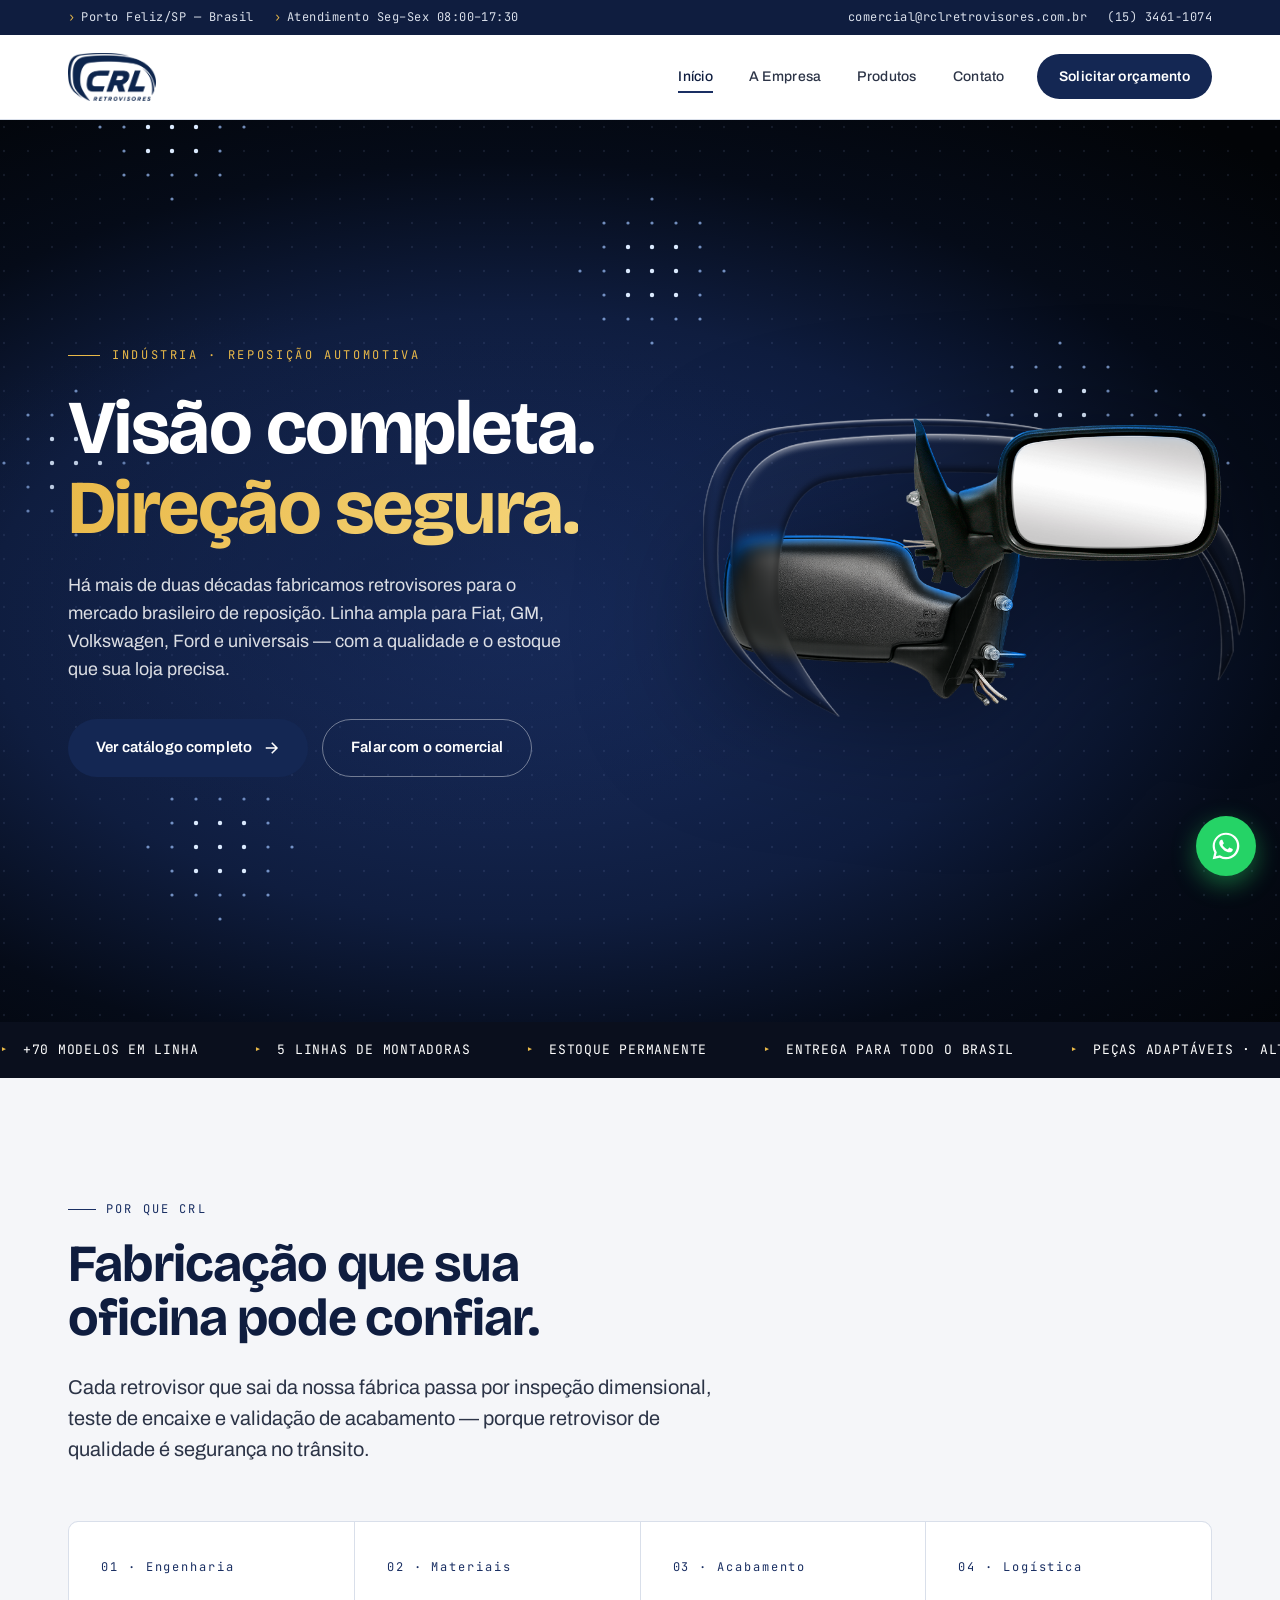
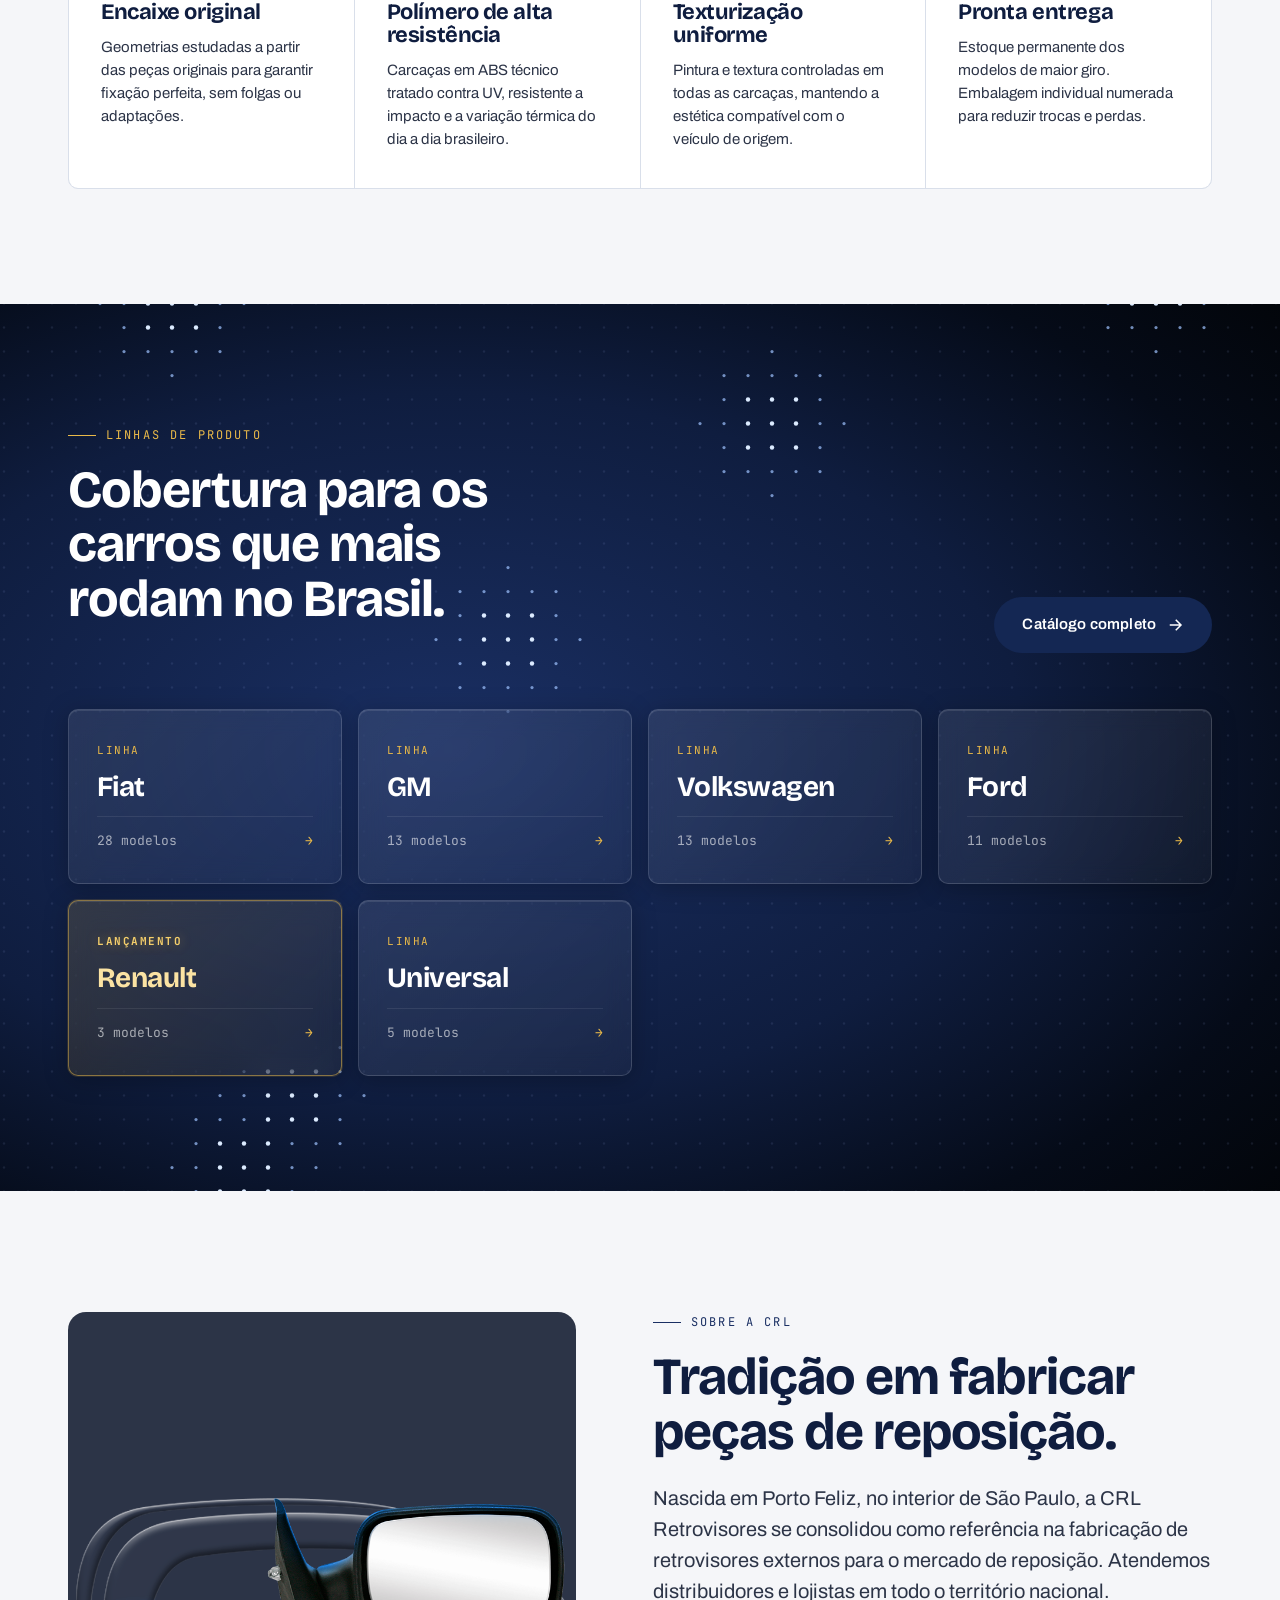
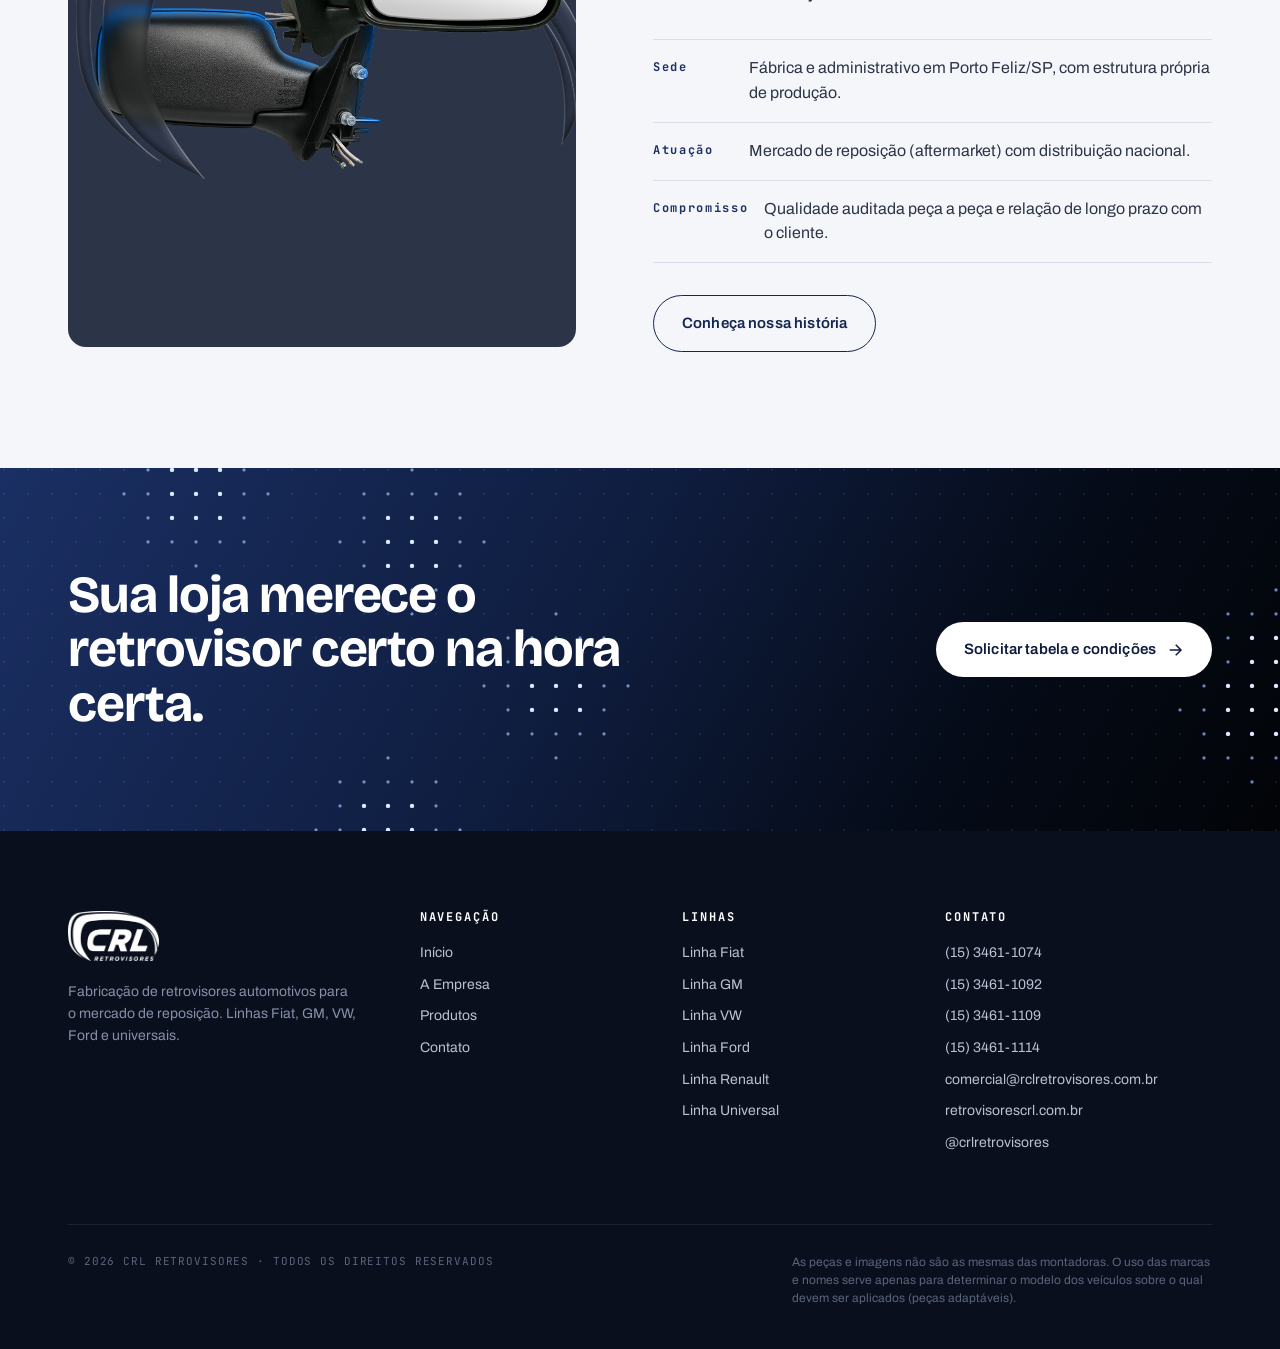
<file: index.html>
<!DOCTYPE html>
<html lang="pt-BR">
<head>
<meta charset="UTF-8" />
<meta name="viewport" content="width=device-width, initial-scale=1.0" />
<title>CRL Retrovisores — Fábrica de retrovisores automotivos</title>
<meta name="description" content="Fábrica brasileira de retrovisores automotivos para Fiat, GM, VW, Ford e linha universal. Qualidade, ampla linha e pronta entrega para o mercado de reposição." />
<link rel="preconnect" href="https://fonts.googleapis.com" />
<link rel="preconnect" href="https://fonts.gstatic.com" crossorigin />
<link href="https://fonts.googleapis.com/css2?family=Archivo:wght@400;500;600;700;800&family=Bricolage+Grotesque:opsz,wght@12..96,500;12..96,700;12..96,800&family=JetBrains+Mono:wght@400;500&display=swap" rel="stylesheet" />
<link rel="stylesheet" href="style.css" />
</head>
<body>

<!-- Topbar -->
<div class="topbar">
  <div class="topbar-inner">
    <div class="topbar-info">
      <span>Porto Feliz/SP — Brasil</span>
      <span>Atendimento Seg–Sex 08:00–17:30</span>
    </div>
    <div class="topbar-info">
      <a href="mailto:comercial@rclretrovisores.com.br">comercial@rclretrovisores.com.br</a>
      <a href="tel:+551534611074">(15) 3461-1074</a>
    </div>
  </div>
</div>

<!-- Header -->
<header class="site-header">
  <div class="header-inner">
    <a href="index.html" class="brand" aria-label="CRL Retrovisores - Início">
      <img src="logo-crl.png" alt="CRL Retrovisores" />
    </a>
    <button class="menu-toggle" aria-label="Abrir menu">
      <span></span><span></span><span></span>
    </button>
    <nav class="nav" aria-label="Navegação principal">
      <a href="index.html" class="active">Início</a>
      <a href="empresa.html">A Empresa</a>
      <a href="produtos.html">Produtos</a>
      <a href="contato.html">Contato</a>
      <a href="contato.html" class="nav-cta">Solicitar orçamento</a>
    </nav>
  </div>
</header>

<!-- Hero -->
<section class="hero">
  <div class="hero-bg" aria-hidden="true">
    <svg id="hero-dots" xmlns="http://www.w3.org/2000/svg" preserveAspectRatio="xMidYMid slice"></svg>
  </div>
  <div class="hero-inner">
    <div>
      <span class="hero-eyebrow">Indústria · Reposição automotiva</span>
      <h1>Visão completa.<br/><em>Direção segura.</em></h1>
      <p class="lead">Há mais de duas décadas fabricamos retrovisores para o mercado brasileiro de reposição. Linha ampla para Fiat, GM, Volkswagen, Ford e universais — com a qualidade e o estoque que sua loja precisa.</p>
      <div class="hero-actions">
        <a href="produtos.html" class="btn">
          Ver catálogo completo
          <svg class="arrow" viewBox="0 0 24 24" fill="none" stroke="currentColor" stroke-width="2"><path d="M5 12h14M13 5l7 7-7 7"/></svg>
        </a>
        <a href="contato.html" class="btn btn-ghost">Falar com o comercial</a>
      </div>
    </div>
    <div class="hero-visual">
      <img src="hero-mirrors.png" alt="Retrovisores CRL em destaque" />
    </div>
  </div>
</section>

<!-- Marquee numbers -->
<div class="hero-stats" aria-hidden="true">
  <div class="hero-stats-track">
    <span>+70 modelos em linha</span>
    <span>5 linhas de montadoras</span>
    <span>Estoque permanente</span>
    <span>Entrega para todo o Brasil</span>
    <span>Peças adaptáveis · alto padrão</span>
    <span>+70 modelos em linha</span>
    <span>5 linhas de montadoras</span>
    <span>Estoque permanente</span>
    <span>Entrega para todo o Brasil</span>
    <span>Peças adaptáveis · alto padrão</span>
  </div>
</div>

<!-- Diferenciais -->
<section class="section">
  <div class="container">
    <div class="reveal">
      <span class="eyebrow">Por que CRL</span>
      <h2 style="max-width:18ch;">Fabricação que sua oficina pode confiar.</h2>
      <p class="lead">Cada retrovisor que sai da nossa fábrica passa por inspeção dimensional, teste de encaixe e validação de acabamento — porque retrovisor de qualidade é segurança no trânsito.</p>
    </div>

    <div class="features-grid reveal reveal-delay-1">
      <div class="feature">
        <span class="feature-num">01 · Engenharia</span>
        <h3>Encaixe original</h3>
        <p>Geometrias estudadas a partir das peças originais para garantir fixação perfeita, sem folgas ou adaptações.</p>
      </div>
      <div class="feature">
        <span class="feature-num">02 · Materiais</span>
        <h3>Polímero de alta resistência</h3>
        <p>Carcaças em ABS técnico tratado contra UV, resistente a impacto e a variação térmica do dia a dia brasileiro.</p>
      </div>
      <div class="feature">
        <span class="feature-num">03 · Acabamento</span>
        <h3>Texturização uniforme</h3>
        <p>Pintura e textura controladas em todas as carcaças, mantendo a estética compatível com o veículo de origem.</p>
      </div>
      <div class="feature">
        <span class="feature-num">04 · Logística</span>
        <h3>Pronta entrega</h3>
        <p>Estoque permanente dos modelos de maior giro. Embalagem individual numerada para reduzir trocas e perdas.</p>
      </div>
    </div>
  </div>
</section>

<!-- Linhas -->
<section class="section linhas-section">
  <div class="hero-bg" aria-hidden="true">
    <svg xmlns="http://www.w3.org/2000/svg" preserveAspectRatio="xMidYMid slice"></svg>
  </div>
  <div class="container">
    <div style="display:flex;justify-content:space-between;align-items:end;gap:30px;flex-wrap:wrap;" class="reveal">
      <div>
        <span class="eyebrow">Linhas de produto</span>
        <h2 style="max-width:14ch;">Cobertura para os carros que mais rodam no Brasil.</h2>
      </div>
      <a href="produtos.html" class="btn">Catálogo completo
        <svg class="arrow" viewBox="0 0 24 24" fill="none" stroke="currentColor" stroke-width="2"><path d="M5 12h14M13 5l7 7-7 7"/></svg>
      </a>
    </div>

    <div class="linhas-grid reveal reveal-delay-1">
      <a href="produtos.html?marca=Fiat" class="linha-card">
        <span class="badge">Linha</span>
        <h3>Fiat</h3>
        <span class="count">28 modelos</span>
      </a>
      <a href="produtos.html?marca=GM" class="linha-card">
        <span class="badge">Linha</span>
        <h3>GM</h3>
        <span class="count">13 modelos</span>
      </a>
      <a href="produtos.html?marca=VW" class="linha-card">
        <span class="badge">Linha</span>
        <h3>Volkswagen</h3>
        <span class="count">13 modelos</span>
      </a>
      <a href="produtos.html?marca=Ford" class="linha-card">
        <span class="badge">Linha</span>
        <h3>Ford</h3>
        <span class="count">11 modelos</span>
      </a>
      <a href="produtos.html?marca=Renault" class="linha-card linha-card--launch">
        <span class="badge">Lançamento</span>
        <h3>Renault</h3>
        <span class="count">3 modelos</span>
      </a>
      <a href="produtos.html?marca=Universal" class="linha-card">
        <span class="badge">Linha</span>
        <h3>Universal</h3>
        <span class="count">5 modelos</span>
      </a>
    </div>
  </div>
</section>

<!-- About split -->
<section class="section">
  <div class="container">
    <div class="split">
      <div class="split-visual reveal">
        <img src="hero-mirrors.png" alt="Detalhe de retrovisor automotivo" />
      </div>
      <div class="split-text reveal reveal-delay-1">
        <span class="eyebrow">Sobre a CRL</span>
        <h2>Tradição em fabricar peças de reposição.</h2>
        <p class="lead">Nascida em Porto Feliz, no interior de São Paulo, a CRL Retrovisores se consolidou como referência na fabricação de retrovisores externos para o mercado de reposição. Atendemos distribuidores e lojistas em todo o território nacional.</p>
        <ul>
          <li><strong>Sede</strong><span>Fábrica e administrativo em Porto Feliz/SP, com estrutura própria de produção.</span></li>
          <li><strong>Atuação</strong><span>Mercado de reposição (aftermarket) com distribuição nacional.</span></li>
          <li><strong>Compromisso</strong><span>Qualidade auditada peça a peça e relação de longo prazo com o cliente.</span></li>
        </ul>
        <a href="empresa.html" class="btn btn-ghost" style="margin-top:32px;">Conheça nossa história</a>
      </div>
    </div>
  </div>
</section>

<!-- CTA strip -->
<section class="cta-strip">
  <div class="hero-bg" aria-hidden="true">
    <svg xmlns="http://www.w3.org/2000/svg" preserveAspectRatio="xMidYMid slice"></svg>
  </div>
  <div class="cta-strip-inner">
    <h2>Sua loja merece o retrovisor certo na hora certa.</h2>
    <a href="contato.html" class="btn">
      Solicitar tabela e condições
      <svg class="arrow" viewBox="0 0 24 24" fill="none" stroke="currentColor" stroke-width="2"><path d="M5 12h14M13 5l7 7-7 7"/></svg>
    </a>
  </div>
</section>

<!-- Footer -->
<footer>
  <div class="footer-inner">
    <div class="footer-grid">
      <div class="footer-brand">
        <img src="logo-crl-white.png" alt="CRL Retrovisores" />
        <p>Fabricação de retrovisores automotivos para o mercado de reposição. Linhas Fiat, GM, VW, Ford e universais.</p>
      </div>
      <div class="footer-col">
        <h4>Navegação</h4>
        <ul>
          <li><a href="index.html">Início</a></li>
          <li><a href="empresa.html">A Empresa</a></li>
          <li><a href="produtos.html">Produtos</a></li>
          <li><a href="contato.html">Contato</a></li>
        </ul>
      </div>
      <div class="footer-col">
        <h4>Linhas</h4>
        <ul>
          <li><a href="produtos.html?marca=Fiat">Linha Fiat</a></li>
          <li><a href="produtos.html?marca=GM">Linha GM</a></li>
          <li><a href="produtos.html?marca=VW">Linha VW</a></li>
          <li><a href="produtos.html?marca=Ford">Linha Ford</a></li>
          <li><a href="produtos.html?marca=Renault">Linha Renault</a></li>
          <li><a href="produtos.html?marca=Universal">Linha Universal</a></li>
        </ul>
      </div>
      <div class="footer-col">
        <h4>Contato</h4>
        <ul>
          <li><a href="tel:+551534611074">(15) 3461-1074</a></li>
          <li><a href="tel:+551534611092">(15) 3461-1092</a></li>
          <li><a href="tel:+551534611109">(15) 3461-1109</a></li>
          <li><a href="tel:+551534611114">(15) 3461-1114</a></li>
          <li><a href="mailto:comercial@rclretrovisores.com.br">comercial@rclretrovisores.com.br</a></li>
          <li><a href="https://retrovisorescrl.com.br" target="_blank" rel="noopener">retrovisorescrl.com.br</a></li>
          <li><a href="https://instagram.com/crlretrovisores" target="_blank" rel="noopener">@crlretrovisores</a></li>
        </ul>
      </div>
    </div>
    <div class="footer-bottom">
      <span>© <span id="year">2026</span> CRL Retrovisores · Todos os direitos reservados</span>
      <p class="disclaimer">As peças e imagens não são as mesmas das montadoras. O uso das marcas e nomes serve apenas para determinar o modelo dos veículos sobre o qual devem ser aplicados (peças adaptáveis).</p>
    </div>
  </div>
</footer>

<a href="#" class="whats-float" data-whatsapp rel="noopener" aria-label="Falar no WhatsApp">
  <svg viewBox="0 0 32 32" fill="currentColor" aria-hidden="true"><path d="M16.003 2.667C8.643 2.667 2.667 8.643 2.667 16.003c0 2.349.61 4.557 1.683 6.471L2.667 29.333l7.05-1.65a13.27 13.27 0 0 0 6.286 1.601h.005c7.36 0 13.336-5.976 13.336-13.336 0-3.563-1.388-6.91-3.91-9.43-2.522-2.522-5.871-3.85-9.431-3.85zm0 24.39h-.004a11.07 11.07 0 0 1-5.638-1.544l-.404-.24-4.184.98 1-4.078-.263-.418a11.05 11.05 0 0 1-1.694-5.876c.001-6.114 4.974-11.087 11.092-11.087 2.961 0 5.745 1.155 7.838 3.252a11.014 11.014 0 0 1 3.245 7.84c-.001 6.115-4.974 11.171-11.088 11.171zm6.084-8.305c-.333-.167-1.97-.973-2.276-1.084-.305-.111-.527-.167-.749.167-.222.333-.86 1.084-1.054 1.306-.194.222-.388.25-.721.083-.333-.167-1.407-.518-2.681-1.654-.991-.884-1.66-1.976-1.854-2.309-.194-.333-.02-.514.146-.681.15-.149.333-.388.5-.583.166-.194.222-.333.333-.555.111-.222.055-.417-.028-.583-.083-.166-.749-1.806-1.026-2.474-.27-.65-.545-.561-.749-.572-.194-.01-.416-.012-.638-.012a1.224 1.224 0 0 0-.888.417c-.305.333-1.165 1.139-1.165 2.778 0 1.638 1.193 3.222 1.359 3.444.166.222 2.347 3.585 5.689 5.026.795.343 1.416.548 1.9.701.798.254 1.524.218 2.099.132.64-.096 1.97-.806 2.247-1.583.277-.778.277-1.444.194-1.583-.083-.139-.305-.222-.638-.389z"/></svg>
</a>

<script src="script.js"></script>
</body>
</html>
</file>
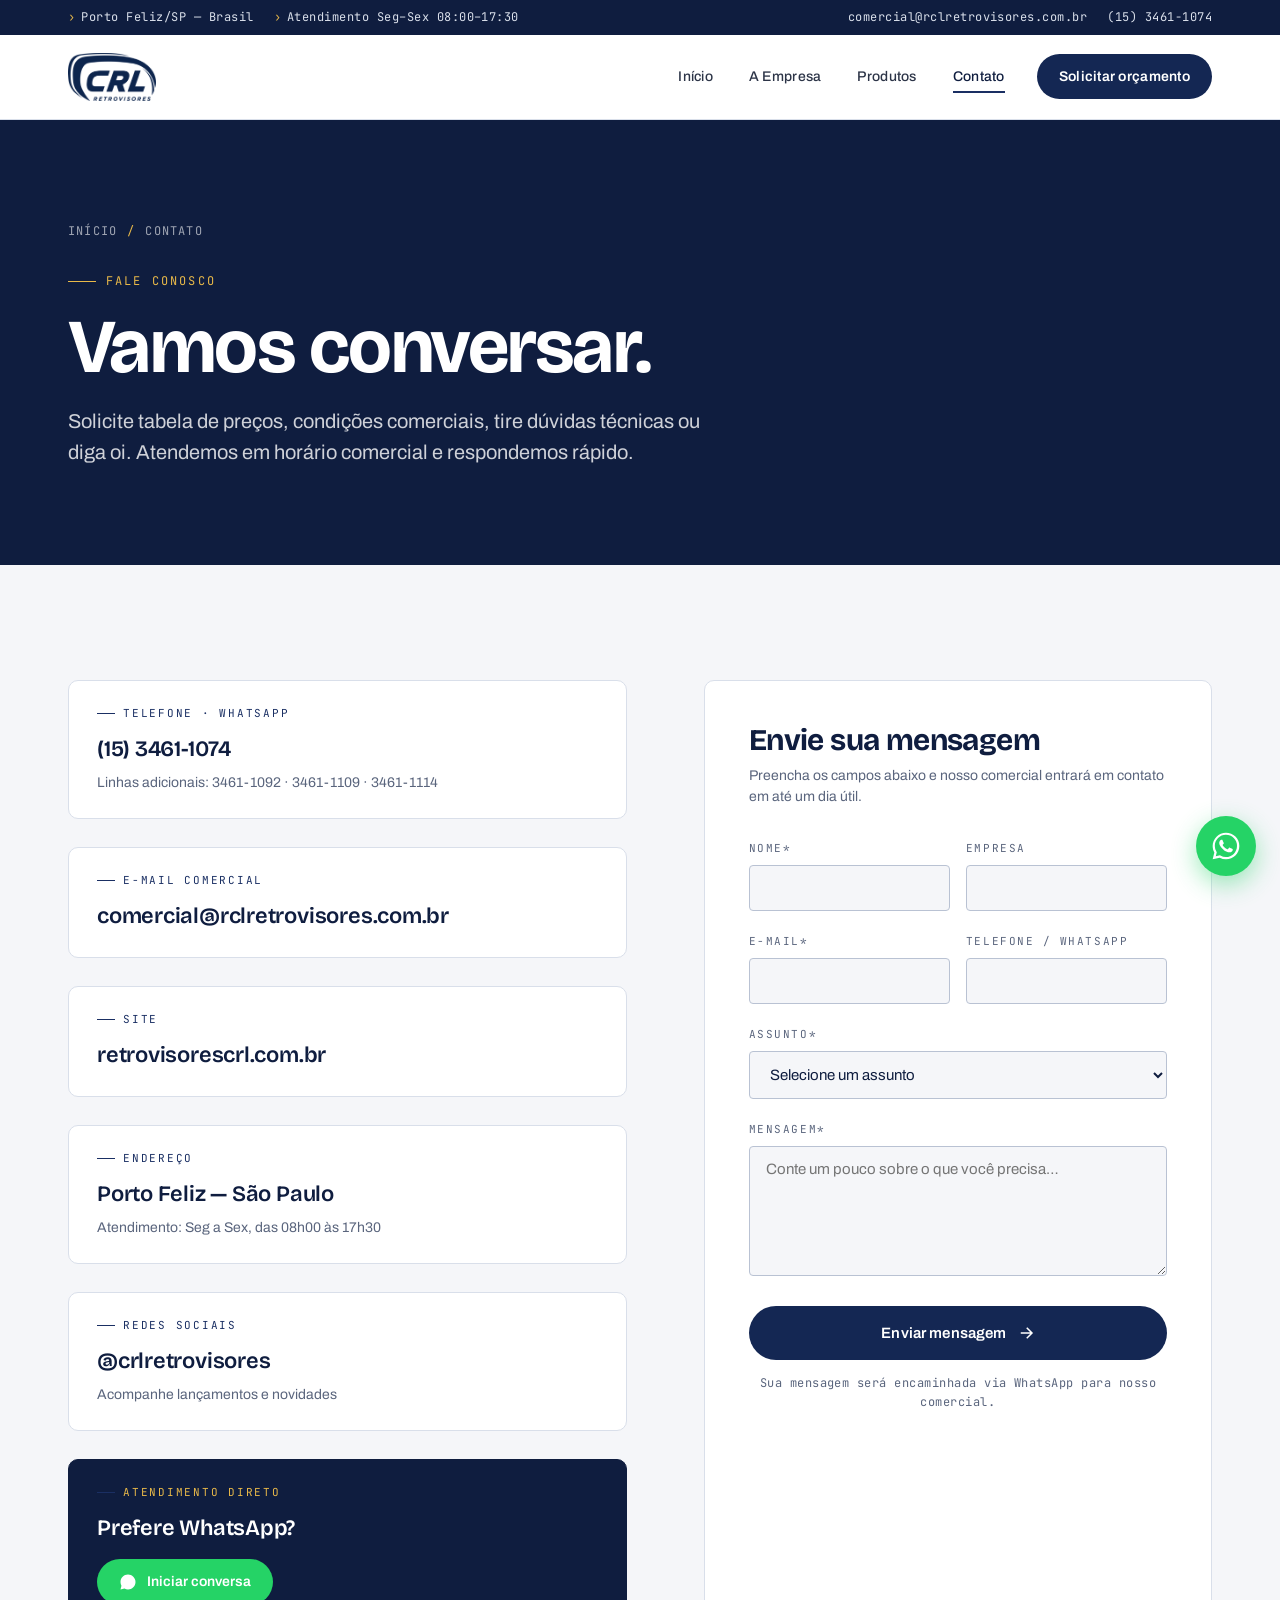
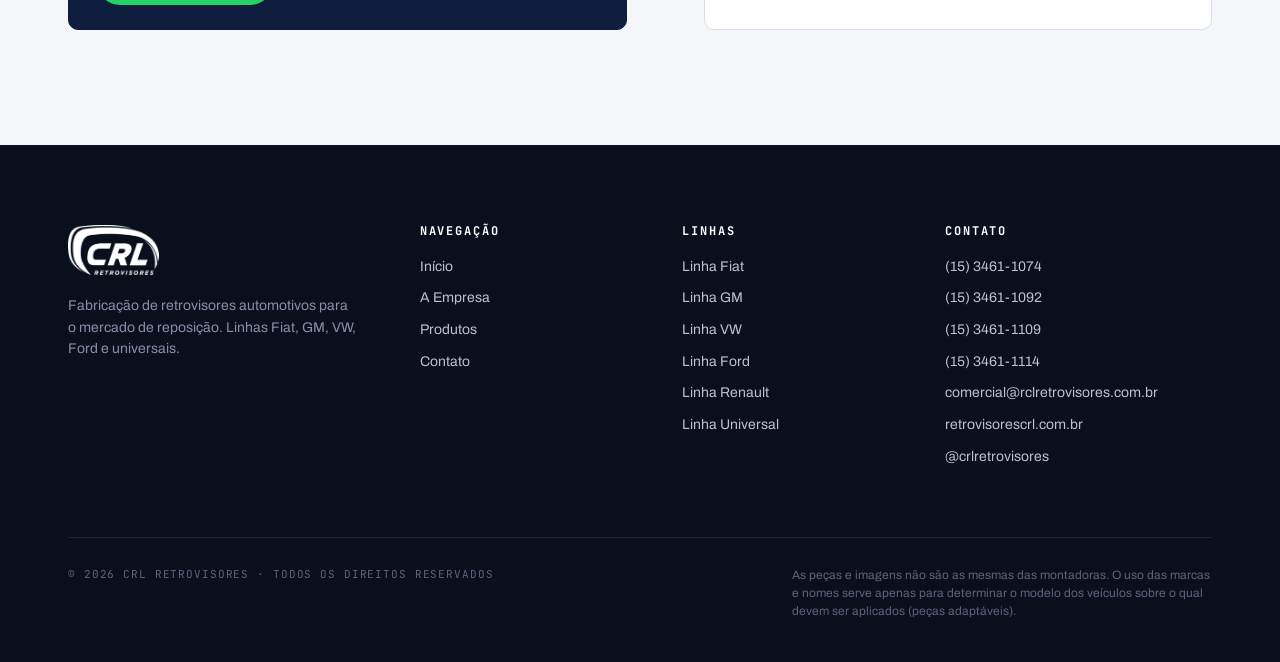
<file: contato.html>
<!DOCTYPE html>
<html lang="pt-BR">
<head>
<meta charset="UTF-8" />
<meta name="viewport" content="width=device-width, initial-scale=1.0" />
<title>Contato · CRL Retrovisores</title>
<meta name="description" content="Fale com a CRL Retrovisores. Solicite tabela, condições comerciais ou tire dúvidas técnicas. Atendimento por telefone, e-mail e WhatsApp." />
<link rel="preconnect" href="https://fonts.googleapis.com" />
<link rel="preconnect" href="https://fonts.gstatic.com" crossorigin />
<link href="https://fonts.googleapis.com/css2?family=Archivo:wght@400;500;600;700;800&family=Bricolage+Grotesque:opsz,wght@12..96,500;12..96,700;12..96,800&family=JetBrains+Mono:wght@400;500&display=swap" rel="stylesheet" />
<link rel="stylesheet" href="style.css" />
</head>
<body>

<div class="topbar">
  <div class="topbar-inner">
    <div class="topbar-info">
      <span>Porto Feliz/SP — Brasil</span>
      <span>Atendimento Seg–Sex 08:00–17:30</span>
    </div>
    <div class="topbar-info">
      <a href="mailto:comercial@rclretrovisores.com.br">comercial@rclretrovisores.com.br</a>
      <a href="tel:+551534611074">(15) 3461-1074</a>
    </div>
  </div>
</div>

<header class="site-header">
  <div class="header-inner">
    <a href="index.html" class="brand"><img src="logo-crl.png" alt="CRL Retrovisores" /></a>
    <button class="menu-toggle" aria-label="Abrir menu"><span></span><span></span><span></span></button>
    <nav class="nav">
      <a href="index.html">Início</a>
      <a href="empresa.html">A Empresa</a>
      <a href="produtos.html">Produtos</a>
      <a href="contato.html" class="active">Contato</a>
      <a href="contato.html" class="nav-cta">Solicitar orçamento</a>
    </nav>
  </div>
</header>

<section class="page-hero">
  <div class="container">
    <div class="breadcrumb"><a href="index.html">Início</a><span>/</span>Contato</div>
    <span class="eyebrow">Fale conosco</span>
    <h1 style="max-width:18ch;">Vamos conversar.</h1>
    <p class="lead" style="max-width:60ch;">Solicite tabela de preços, condições comerciais, tire dúvidas técnicas ou diga oi. Atendemos em horário comercial e respondemos rápido.</p>
  </div>
</section>

<section class="section">
  <div class="container">
    <div class="contact-grid">

      <!-- Info -->
      <div class="contact-info reveal">
        <div class="contact-block">
          <div class="label">Telefone · WhatsApp</div>
          <div class="value">
            <a href="tel:+551534611074">(15) 3461-1074</a>
            <div class="secondary">Linhas adicionais: 3461-1092 · 3461-1109 · 3461-1114</div>
          </div>
        </div>

        <div class="contact-block">
          <div class="label">E-mail comercial</div>
          <div class="value">
            <a href="mailto:comercial@rclretrovisores.com.br">comercial@rclretrovisores.com.br</a>
          </div>
        </div>

        <div class="contact-block">
          <div class="label">Site</div>
          <div class="value">
            <a href="https://retrovisorescrl.com.br" target="_blank" rel="noopener">retrovisorescrl.com.br</a>
          </div>
        </div>

        <div class="contact-block">
          <div class="label">Endereço</div>
          <div class="value">
            Porto Feliz — São Paulo
            <div class="secondary">Atendimento: Seg a Sex, das 08h00 às 17h30</div>
          </div>
        </div>

        <div class="contact-block">
          <div class="label">Redes sociais</div>
          <div class="value">
            <a href="https://instagram.com/crlretrovisores" target="_blank" rel="noopener">@crlretrovisores</a>
            <div class="secondary">Acompanhe lançamentos e novidades</div>
          </div>
        </div>

        <div class="contact-block" style="background:var(--navy-900);color:var(--white);border-color:var(--navy-900);">
          <div class="label" style="color:var(--accent);">Atendimento direto</div>
          <div class="value" style="color:var(--white);">
            Prefere WhatsApp?
            <div class="secondary" style="color:rgba(255,255,255,0.7);margin-top:14px;">
              <a href="#" data-whatsapp rel="noopener" style="display:inline-flex;align-items:center;gap:10px;background:#25d366;color:white;padding:12px 22px;border-radius:999px;font-weight:600;font-family:var(--font-sans);font-size:14px;letter-spacing:0;text-transform:none;">
                <svg width="18" height="18" viewBox="0 0 32 32" fill="currentColor"><path d="M16.003 2.667C8.643 2.667 2.667 8.643 2.667 16.003c0 2.349.61 4.557 1.683 6.471L2.667 29.333l7.05-1.65a13.27 13.27 0 0 0 6.286 1.601h.005c7.36 0 13.336-5.976 13.336-13.336 0-3.563-1.388-6.91-3.91-9.43-2.522-2.522-5.871-3.85-9.431-3.85zm6.084 16.085c-.333-.167-1.97-.973-2.276-1.084-.305-.111-.527-.167-.749.167-.222.333-.86 1.084-1.054 1.306-.194.222-.388.25-.721.083-.333-.167-1.407-.518-2.681-1.654-.991-.884-1.66-1.976-1.854-2.309-.194-.333-.02-.514.146-.681.15-.149.333-.388.5-.583.166-.194.222-.333.333-.555.111-.222.055-.417-.028-.583-.083-.166-.749-1.806-1.026-2.474-.27-.65-.545-.561-.749-.572-.194-.01-.416-.012-.638-.012a1.224 1.224 0 0 0-.888.417c-.305.333-1.165 1.139-1.165 2.778 0 1.638 1.193 3.222 1.359 3.444.166.222 2.347 3.585 5.689 5.026.795.343 1.416.548 1.9.701.798.254 1.524.218 2.099.132.64-.096 1.97-.806 2.247-1.583.277-.778.277-1.444.194-1.583-.083-.139-.305-.222-.638-.389z"/></svg>
                Iniciar conversa
              </a>
            </div>
          </div>
        </div>
      </div>

      <!-- Form -->
      <form id="contact-form" class="contact-form reveal reveal-delay-1">
        <h3 style="margin-bottom:8px;">Envie sua mensagem</h3>
        <p style="margin-bottom:32px;font-size:14px;color:var(--steel-500);">Preencha os campos abaixo e nosso comercial entrará em contato em até um dia útil.</p>

        <!-- honeypot anti-bot: invisível para humanos, ignorado por leitores de tela -->
        <input type="text" name="website" class="hp-field" tabindex="-1" autocomplete="off" aria-hidden="true" />

        <div class="form-row">
          <div class="form-group">
            <label for="nome">Nome*</label>
            <input id="nome" name="nome" type="text" required />
          </div>
          <div class="form-group">
            <label for="empresa">Empresa</label>
            <input id="empresa" name="empresa" type="text" />
          </div>
        </div>

        <div class="form-row">
          <div class="form-group">
            <label for="email">E-mail*</label>
            <input id="email" name="email" type="email" required />
          </div>
          <div class="form-group">
            <label for="telefone">Telefone / WhatsApp</label>
            <input id="telefone" name="telefone" type="tel" />
          </div>
        </div>

        <div class="form-group">
          <label for="assunto">Assunto*</label>
          <select id="assunto" name="assunto" required>
            <option value="">Selecione um assunto</option>
            <option>Solicitação de tabela e condições</option>
            <option>Dúvida sobre produto / aplicação</option>
            <option>Quero ser representante / distribuidor</option>
            <option>Pós-venda</option>
            <option>Outro</option>
          </select>
        </div>

        <div class="form-group">
          <label for="mensagem">Mensagem*</label>
          <textarea id="mensagem" name="mensagem" required placeholder="Conte um pouco sobre o que você precisa…"></textarea>
        </div>

        <button type="submit" class="btn form-submit">
          Enviar mensagem
          <svg class="arrow" viewBox="0 0 24 24" fill="none" stroke="currentColor" stroke-width="2"><path d="M5 12h14M13 5l7 7-7 7"/></svg>
        </button>
        <p class="form-note">Sua mensagem será encaminhada via WhatsApp para nosso comercial.</p>
      </form>

    </div>
  </div>
</section>

<footer>
  <div class="footer-inner">
    <div class="footer-grid">
      <div class="footer-brand">
        <img src="logo-crl-white.png" alt="CRL Retrovisores" />
        <p>Fabricação de retrovisores automotivos para o mercado de reposição. Linhas Fiat, GM, VW, Ford e universais.</p>
      </div>
      <div class="footer-col">
        <h4>Navegação</h4>
        <ul>
          <li><a href="index.html">Início</a></li>
          <li><a href="empresa.html">A Empresa</a></li>
          <li><a href="produtos.html">Produtos</a></li>
          <li><a href="contato.html">Contato</a></li>
        </ul>
      </div>
      <div class="footer-col">
        <h4>Linhas</h4>
        <ul>
          <li><a href="produtos.html?marca=Fiat">Linha Fiat</a></li>
          <li><a href="produtos.html?marca=GM">Linha GM</a></li>
          <li><a href="produtos.html?marca=VW">Linha VW</a></li>
          <li><a href="produtos.html?marca=Ford">Linha Ford</a></li>
          <li><a href="produtos.html?marca=Renault">Linha Renault</a></li>
          <li><a href="produtos.html?marca=Universal">Linha Universal</a></li>
        </ul>
      </div>
      <div class="footer-col">
        <h4>Contato</h4>
        <ul>
          <li><a href="tel:+551534611074">(15) 3461-1074</a></li>
          <li><a href="tel:+551534611092">(15) 3461-1092</a></li>
          <li><a href="tel:+551534611109">(15) 3461-1109</a></li>
          <li><a href="tel:+551534611114">(15) 3461-1114</a></li>
          <li><a href="mailto:comercial@rclretrovisores.com.br">comercial@rclretrovisores.com.br</a></li>
          <li><a href="https://retrovisorescrl.com.br" target="_blank" rel="noopener">retrovisorescrl.com.br</a></li>
          <li><a href="https://instagram.com/crlretrovisores" target="_blank" rel="noopener">@crlretrovisores</a></li>
        </ul>
      </div>
    </div>
    <div class="footer-bottom">
      <span>© <span id="year">2026</span> CRL Retrovisores · Todos os direitos reservados</span>
      <p class="disclaimer">As peças e imagens não são as mesmas das montadoras. O uso das marcas e nomes serve apenas para determinar o modelo dos veículos sobre o qual devem ser aplicados (peças adaptáveis).</p>
    </div>
  </div>
</footer>

<a href="#" class="whats-float" data-whatsapp rel="noopener" aria-label="Falar no WhatsApp">
  <svg viewBox="0 0 32 32" fill="currentColor"><path d="M16.003 2.667C8.643 2.667 2.667 8.643 2.667 16.003c0 2.349.61 4.557 1.683 6.471L2.667 29.333l7.05-1.65a13.27 13.27 0 0 0 6.286 1.601h.005c7.36 0 13.336-5.976 13.336-13.336 0-3.563-1.388-6.91-3.91-9.43-2.522-2.522-5.871-3.85-9.431-3.85zm0 24.39h-.004a11.07 11.07 0 0 1-5.638-1.544l-.404-.24-4.184.98 1-4.078-.263-.418a11.05 11.05 0 0 1-1.694-5.876c.001-6.114 4.974-11.087 11.092-11.087 2.961 0 5.745 1.155 7.838 3.252a11.014 11.014 0 0 1 3.245 7.84c-.001 6.115-4.974 11.171-11.088 11.171zm6.084-8.305c-.333-.167-1.97-.973-2.276-1.084-.305-.111-.527-.167-.749.167-.222.333-.86 1.084-1.054 1.306-.194.222-.388.25-.721.083-.333-.167-1.407-.518-2.681-1.654-.991-.884-1.66-1.976-1.854-2.309-.194-.333-.02-.514.146-.681.15-.149.333-.388.5-.583.166-.194.222-.333.333-.555.111-.222.055-.417-.028-.583-.083-.166-.749-1.806-1.026-2.474-.27-.65-.545-.561-.749-.572-.194-.01-.416-.012-.638-.012a1.224 1.224 0 0 0-.888.417c-.305.333-1.165 1.139-1.165 2.778 0 1.638 1.193 3.222 1.359 3.444.166.222 2.347 3.585 5.689 5.026.795.343 1.416.548 1.9.701.798.254 1.524.218 2.099.132.64-.096 1.97-.806 2.247-1.583.277-.778.277-1.444.194-1.583-.083-.139-.305-.222-.638-.389z"/></svg>
</a>

<script src="script.js"></script>
</body>
</html>
</file>
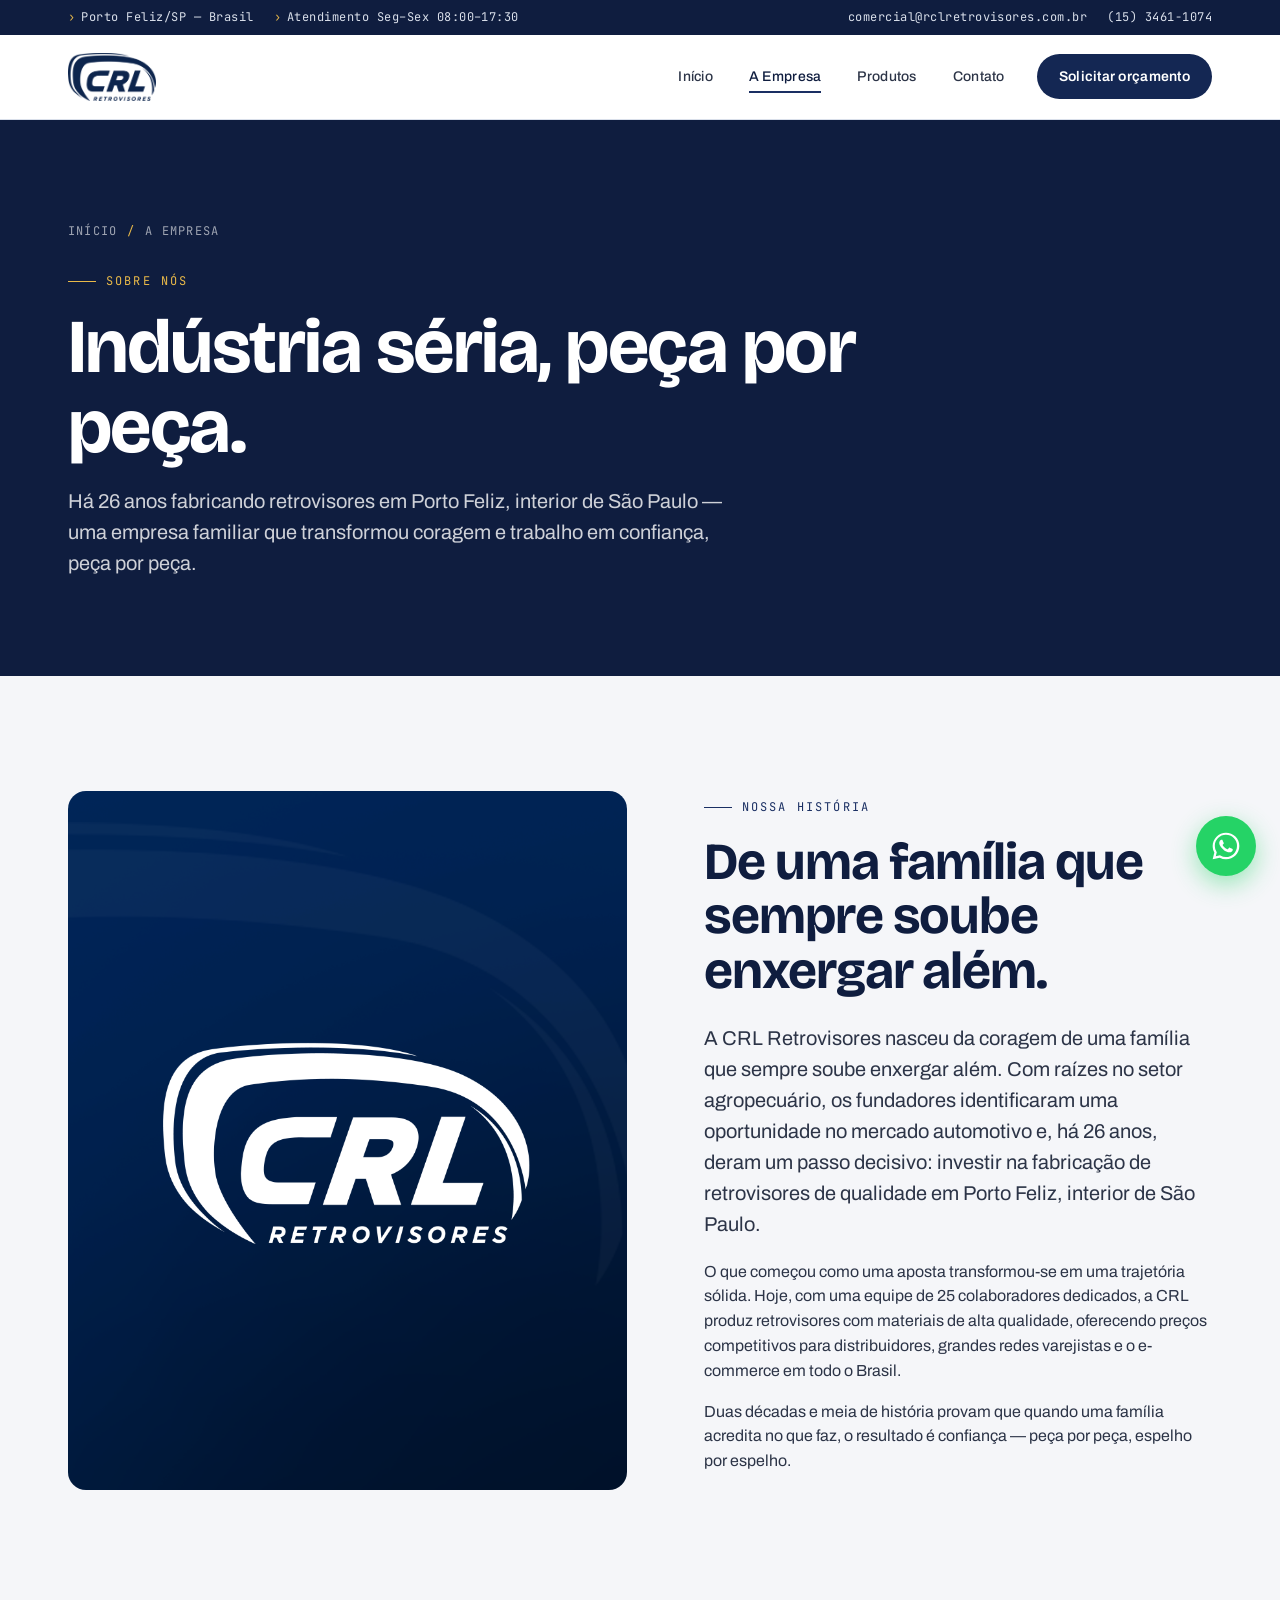
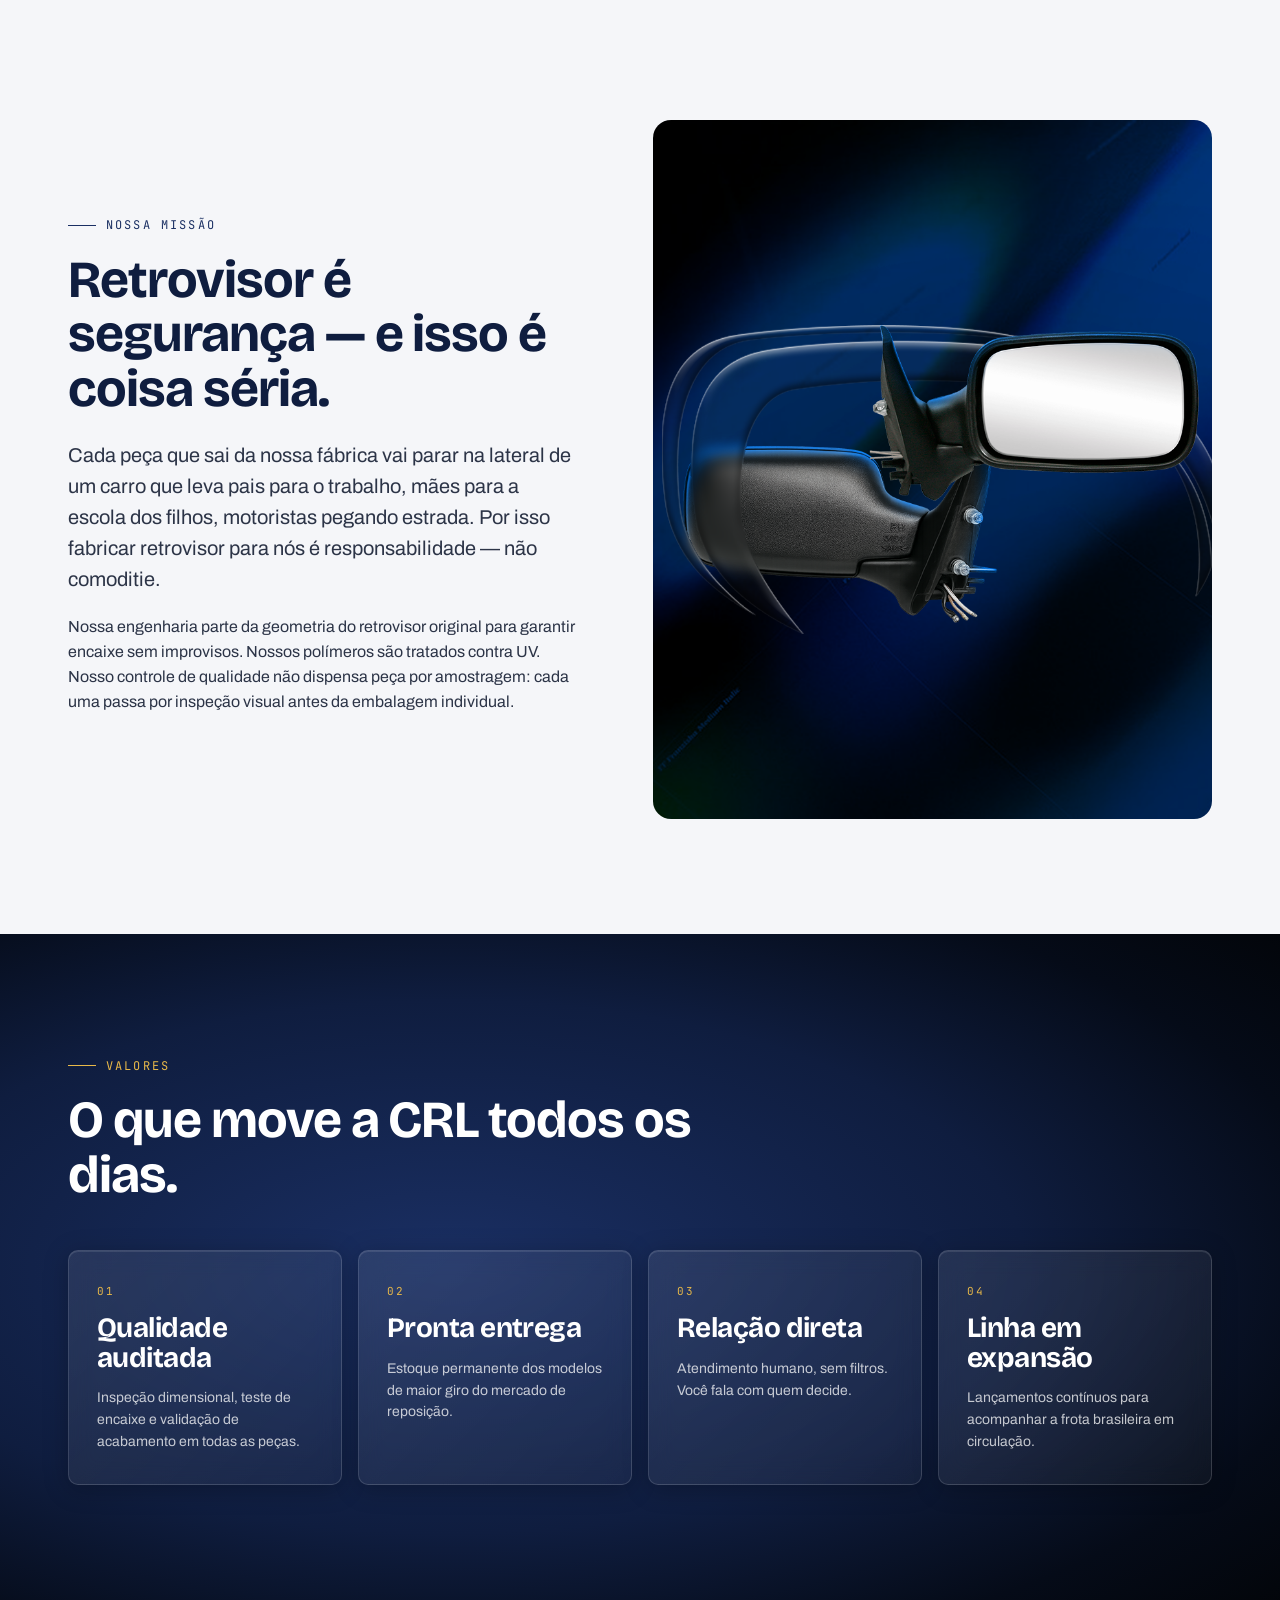
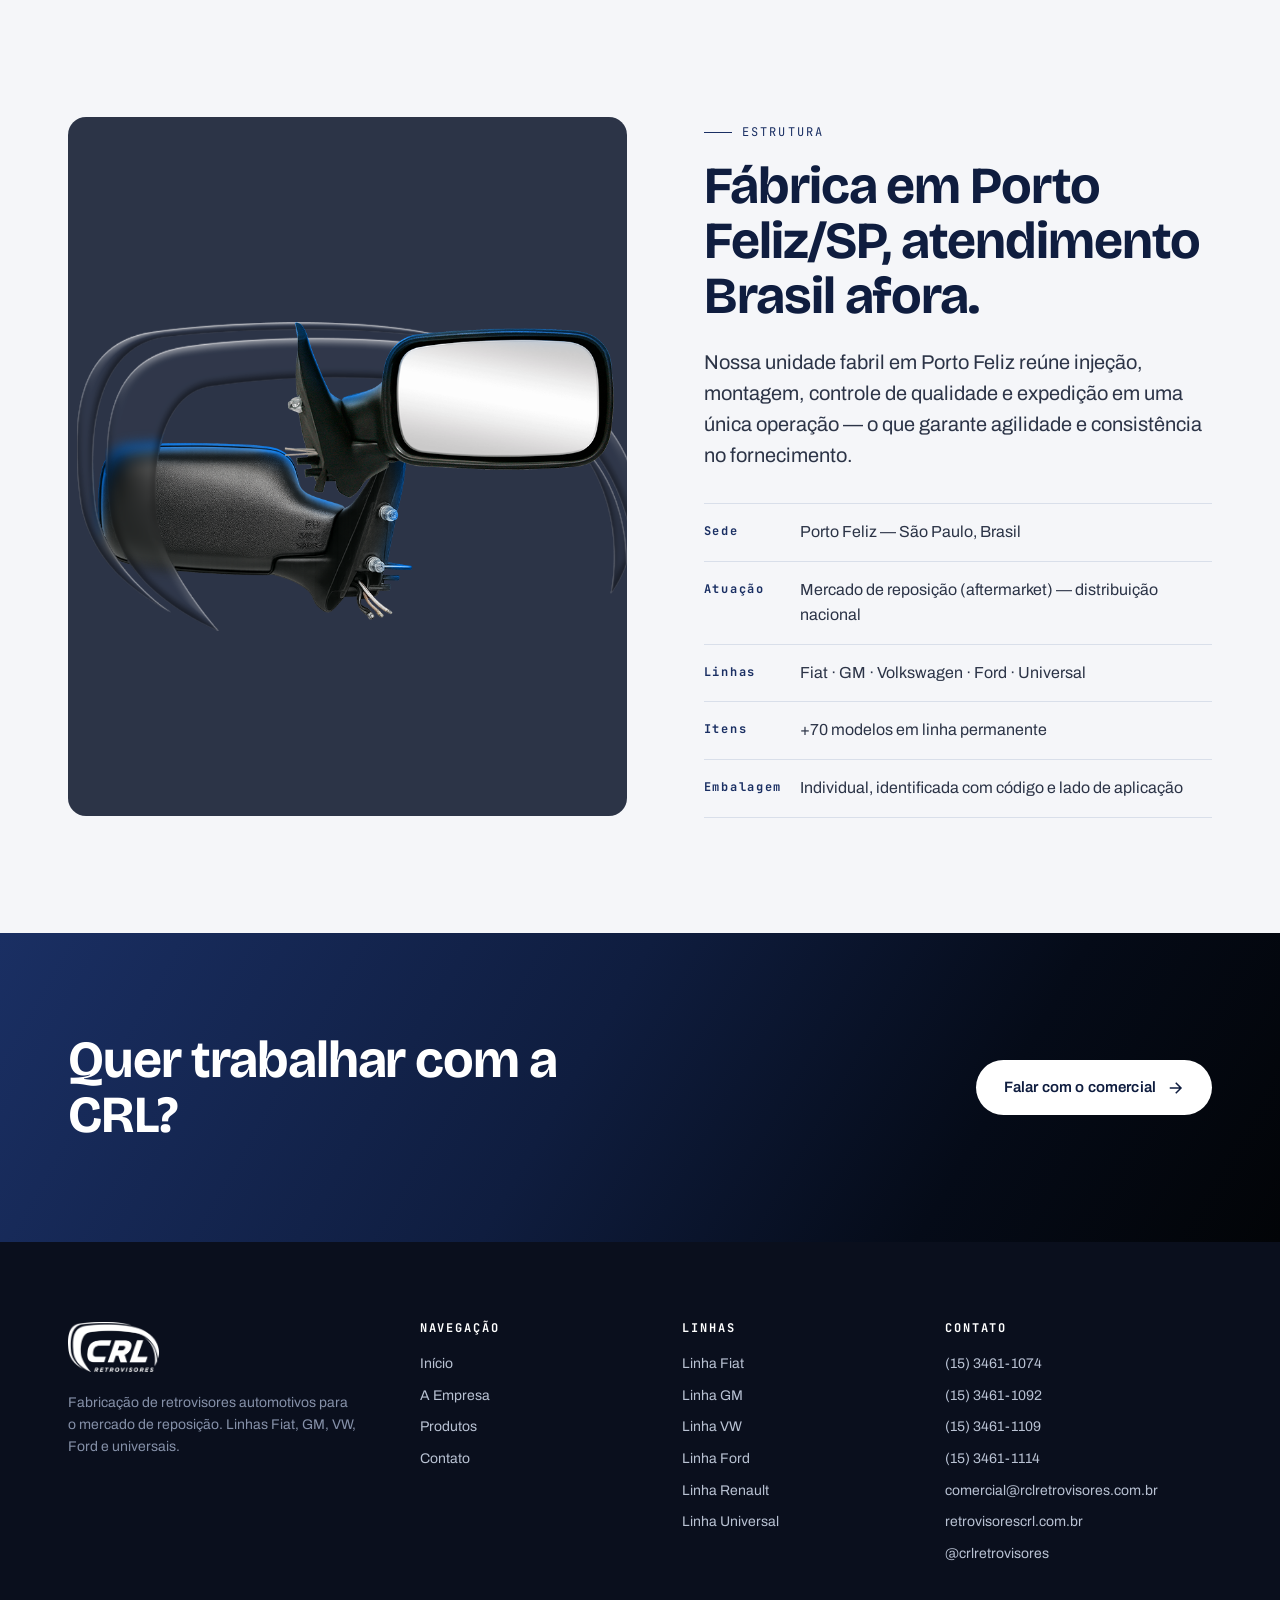
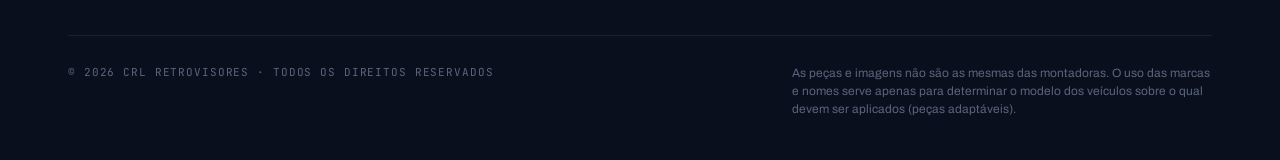
<file: empresa.html>
<!DOCTYPE html>
<html lang="pt-BR">
<head>
<meta charset="UTF-8" />
<meta name="viewport" content="width=device-width, initial-scale=1.0" />
<title>A Empresa · CRL Retrovisores</title>
<meta name="description" content="Conheça a CRL Retrovisores: fábrica brasileira de retrovisores automotivos com sede em Porto Feliz/SP, atuando em todo o mercado nacional de reposição." />
<link rel="preconnect" href="https://fonts.googleapis.com" />
<link rel="preconnect" href="https://fonts.gstatic.com" crossorigin />
<link href="https://fonts.googleapis.com/css2?family=Archivo:wght@400;500;600;700;800&family=Bricolage+Grotesque:opsz,wght@12..96,500;12..96,700;12..96,800&family=JetBrains+Mono:wght@400;500&display=swap" rel="stylesheet" />
<link rel="stylesheet" href="style.css" />
</head>
<body>

<div class="topbar">
  <div class="topbar-inner">
    <div class="topbar-info">
      <span>Porto Feliz/SP — Brasil</span>
      <span>Atendimento Seg–Sex 08:00–17:30</span>
    </div>
    <div class="topbar-info">
      <a href="mailto:comercial@rclretrovisores.com.br">comercial@rclretrovisores.com.br</a>
      <a href="tel:+551534611074">(15) 3461-1074</a>
    </div>
  </div>
</div>

<header class="site-header">
  <div class="header-inner">
    <a href="index.html" class="brand"><img src="logo-crl.png" alt="CRL Retrovisores" /></a>
    <button class="menu-toggle" aria-label="Abrir menu"><span></span><span></span><span></span></button>
    <nav class="nav">
      <a href="index.html">Início</a>
      <a href="empresa.html" class="active">A Empresa</a>
      <a href="produtos.html">Produtos</a>
      <a href="contato.html">Contato</a>
      <a href="contato.html" class="nav-cta">Solicitar orçamento</a>
    </nav>
  </div>
</header>

<section class="page-hero">
  <div class="container">
    <div class="breadcrumb"><a href="index.html">Início</a><span>/</span>A Empresa</div>
    <span class="eyebrow">Sobre nós</span>
    <h1 style="max-width:18ch;">Indústria séria, peça por peça.</h1>
    <p class="lead" style="max-width:60ch;">Há 26 anos fabricando retrovisores em Porto Feliz, interior de São Paulo — uma empresa familiar que transformou coragem e trabalho em confiança, peça por peça.</p>
  </div>
</section>

<section class="section">
  <div class="container">
    <div class="split reverse">
      <div class="split-visual reveal">
        <img src="logo-crl-card.png" alt="CRL Retrovisores" />
      </div>
      <div class="split-text reveal reveal-delay-1">
        <span class="eyebrow">Nossa história</span>
        <h2>De uma família que sempre soube enxergar além.</h2>
        <p class="lead">A CRL Retrovisores nasceu da coragem de uma família que sempre soube enxergar além. Com raízes no setor agropecuário, os fundadores identificaram uma oportunidade no mercado automotivo e, há 26 anos, deram um passo decisivo: investir na fabricação de retrovisores de qualidade em Porto Feliz, interior de São Paulo.</p>
        <p>O que começou como uma aposta transformou-se em uma trajetória sólida. Hoje, com uma equipe de 25 colaboradores dedicados, a CRL produz retrovisores com materiais de alta qualidade, oferecendo preços competitivos para distribuidores, grandes redes varejistas e o e-commerce em todo o Brasil.</p>
        <p>Duas décadas e meia de história provam que quando uma família acredita no que faz, o resultado é confiança — peça por peça, espelho por espelho.</p>
      </div>
    </div>
  </div>
</section>

<section class="section">
  <div class="container">
    <div class="split">
      <div class="split-text reveal">
        <span class="eyebrow">Nossa missão</span>
        <h2>Retrovisor é segurança — e isso é coisa séria.</h2>
        <p class="lead">Cada peça que sai da nossa fábrica vai parar na lateral de um carro que leva pais para o trabalho, mães para a escola dos filhos, motoristas pegando estrada. Por isso fabricar retrovisor para nós é responsabilidade — não comoditie.</p>
        <p>Nossa engenharia parte da geometria do retrovisor original para garantir encaixe sem improvisos. Nossos polímeros são tratados contra UV. Nosso controle de qualidade não dispensa peça por amostragem: cada uma passa por inspeção visual antes da embalagem individual.</p>
      </div>
      <div class="split-visual reveal reveal-delay-1">
        <img src="crl-card2.png" alt="Retrovisor CRL Retrovisores" />
      </div>
    </div>
  </div>
</section>

<section class="section linhas-section">
  <div class="container">
    <div class="reveal" style="max-width:680px;">
      <span class="eyebrow">Valores</span>
      <h2>O que move a CRL todos os dias.</h2>
    </div>
    <div class="linhas-grid reveal reveal-delay-1" style="margin-top:48px;">
      <div class="linha-card" style="cursor:default;">
        <span class="badge">01</span>
        <h3>Qualidade auditada</h3>
        <p style="color:rgba(255,255,255,0.75);font-size:14px;margin:0;">Inspeção dimensional, teste de encaixe e validação de acabamento em todas as peças.</p>
      </div>
      <div class="linha-card" style="cursor:default;">
        <span class="badge">02</span>
        <h3>Pronta entrega</h3>
        <p style="color:rgba(255,255,255,0.75);font-size:14px;margin:0;">Estoque permanente dos modelos de maior giro do mercado de reposição.</p>
      </div>
      <div class="linha-card" style="cursor:default;">
        <span class="badge">03</span>
        <h3>Relação direta</h3>
        <p style="color:rgba(255,255,255,0.75);font-size:14px;margin:0;">Atendimento humano, sem filtros. Você fala com quem decide.</p>
      </div>
      <div class="linha-card" style="cursor:default;">
        <span class="badge">04</span>
        <h3>Linha em expansão</h3>
        <p style="color:rgba(255,255,255,0.75);font-size:14px;margin:0;">Lançamentos contínuos para acompanhar a frota brasileira em circulação.</p>
      </div>
    </div>
  </div>
</section>

<section class="section">
  <div class="container">
    <div class="split reverse">
      <div class="split-visual reveal">
        <img src="hero-mirrors.png" alt="Detalhe de produção" />
      </div>
      <div class="split-text reveal reveal-delay-1">
        <span class="eyebrow">Estrutura</span>
        <h2>Fábrica em Porto Feliz/SP, atendimento Brasil afora.</h2>
        <p class="lead">Nossa unidade fabril em Porto Feliz reúne injeção, montagem, controle de qualidade e expedição em uma única operação — o que garante agilidade e consistência no fornecimento.</p>
        <ul>
          <li><strong>Sede</strong><span>Porto Feliz — São Paulo, Brasil</span></li>
          <li><strong>Atuação</strong><span>Mercado de reposição (aftermarket) — distribuição nacional</span></li>
          <li><strong>Linhas</strong><span>Fiat · GM · Volkswagen · Ford · Universal</span></li>
          <li><strong>Itens</strong><span>+70 modelos em linha permanente</span></li>
          <li><strong>Embalagem</strong><span>Individual, identificada com código e lado de aplicação</span></li>
        </ul>
      </div>
    </div>
  </div>
</section>

<section class="cta-strip">
  <div class="cta-strip-inner">
    <h2>Quer trabalhar com a CRL?</h2>
    <a href="contato.html" class="btn">
      Falar com o comercial
      <svg class="arrow" viewBox="0 0 24 24" fill="none" stroke="currentColor" stroke-width="2"><path d="M5 12h14M13 5l7 7-7 7"/></svg>
    </a>
  </div>
</section>

<footer>
  <div class="footer-inner">
    <div class="footer-grid">
      <div class="footer-brand">
        <img src="logo-crl-white.png" alt="CRL Retrovisores" />
        <p>Fabricação de retrovisores automotivos para o mercado de reposição. Linhas Fiat, GM, VW, Ford e universais.</p>
      </div>
      <div class="footer-col">
        <h4>Navegação</h4>
        <ul>
          <li><a href="index.html">Início</a></li>
          <li><a href="empresa.html">A Empresa</a></li>
          <li><a href="produtos.html">Produtos</a></li>
          <li><a href="contato.html">Contato</a></li>
        </ul>
      </div>
      <div class="footer-col">
        <h4>Linhas</h4>
        <ul>
          <li><a href="produtos.html?marca=Fiat">Linha Fiat</a></li>
          <li><a href="produtos.html?marca=GM">Linha GM</a></li>
          <li><a href="produtos.html?marca=VW">Linha VW</a></li>
          <li><a href="produtos.html?marca=Ford">Linha Ford</a></li>
          <li><a href="produtos.html?marca=Renault">Linha Renault</a></li>
          <li><a href="produtos.html?marca=Universal">Linha Universal</a></li>
        </ul>
      </div>
      <div class="footer-col">
        <h4>Contato</h4>
        <ul>
          <li><a href="tel:+551534611074">(15) 3461-1074</a></li>
          <li><a href="tel:+551534611092">(15) 3461-1092</a></li>
          <li><a href="tel:+551534611109">(15) 3461-1109</a></li>
          <li><a href="tel:+551534611114">(15) 3461-1114</a></li>
          <li><a href="mailto:comercial@rclretrovisores.com.br">comercial@rclretrovisores.com.br</a></li>
          <li><a href="https://retrovisorescrl.com.br" target="_blank" rel="noopener">retrovisorescrl.com.br</a></li>
          <li><a href="https://instagram.com/crlretrovisores" target="_blank" rel="noopener">@crlretrovisores</a></li>
        </ul>
      </div>
    </div>
    <div class="footer-bottom">
      <span>© <span id="year">2026</span> CRL Retrovisores · Todos os direitos reservados</span>
      <p class="disclaimer">As peças e imagens não são as mesmas das montadoras. O uso das marcas e nomes serve apenas para determinar o modelo dos veículos sobre o qual devem ser aplicados (peças adaptáveis).</p>
    </div>
  </div>
</footer>

<a href="#" class="whats-float" data-whatsapp rel="noopener" aria-label="Falar no WhatsApp">
  <svg viewBox="0 0 32 32" fill="currentColor"><path d="M16.003 2.667C8.643 2.667 2.667 8.643 2.667 16.003c0 2.349.61 4.557 1.683 6.471L2.667 29.333l7.05-1.65a13.27 13.27 0 0 0 6.286 1.601h.005c7.36 0 13.336-5.976 13.336-13.336 0-3.563-1.388-6.91-3.91-9.43-2.522-2.522-5.871-3.85-9.431-3.85zm0 24.39h-.004a11.07 11.07 0 0 1-5.638-1.544l-.404-.24-4.184.98 1-4.078-.263-.418a11.05 11.05 0 0 1-1.694-5.876c.001-6.114 4.974-11.087 11.092-11.087 2.961 0 5.745 1.155 7.838 3.252a11.014 11.014 0 0 1 3.245 7.84c-.001 6.115-4.974 11.171-11.088 11.171zm6.084-8.305c-.333-.167-1.97-.973-2.276-1.084-.305-.111-.527-.167-.749.167-.222.333-.86 1.084-1.054 1.306-.194.222-.388.25-.721.083-.333-.167-1.407-.518-2.681-1.654-.991-.884-1.66-1.976-1.854-2.309-.194-.333-.02-.514.146-.681.15-.149.333-.388.5-.583.166-.194.222-.333.333-.555.111-.222.055-.417-.028-.583-.083-.166-.749-1.806-1.026-2.474-.27-.65-.545-.561-.749-.572-.194-.01-.416-.012-.638-.012a1.224 1.224 0 0 0-.888.417c-.305.333-1.165 1.139-1.165 2.778 0 1.638 1.193 3.222 1.359 3.444.166.222 2.347 3.585 5.689 5.026.795.343 1.416.548 1.9.701.798.254 1.524.218 2.099.132.64-.096 1.97-.806 2.247-1.583.277-.778.277-1.444.194-1.583-.083-.139-.305-.222-.638-.389z"/></svg>
</a>

<script src="script.js"></script>
</body>
</html>
</file>
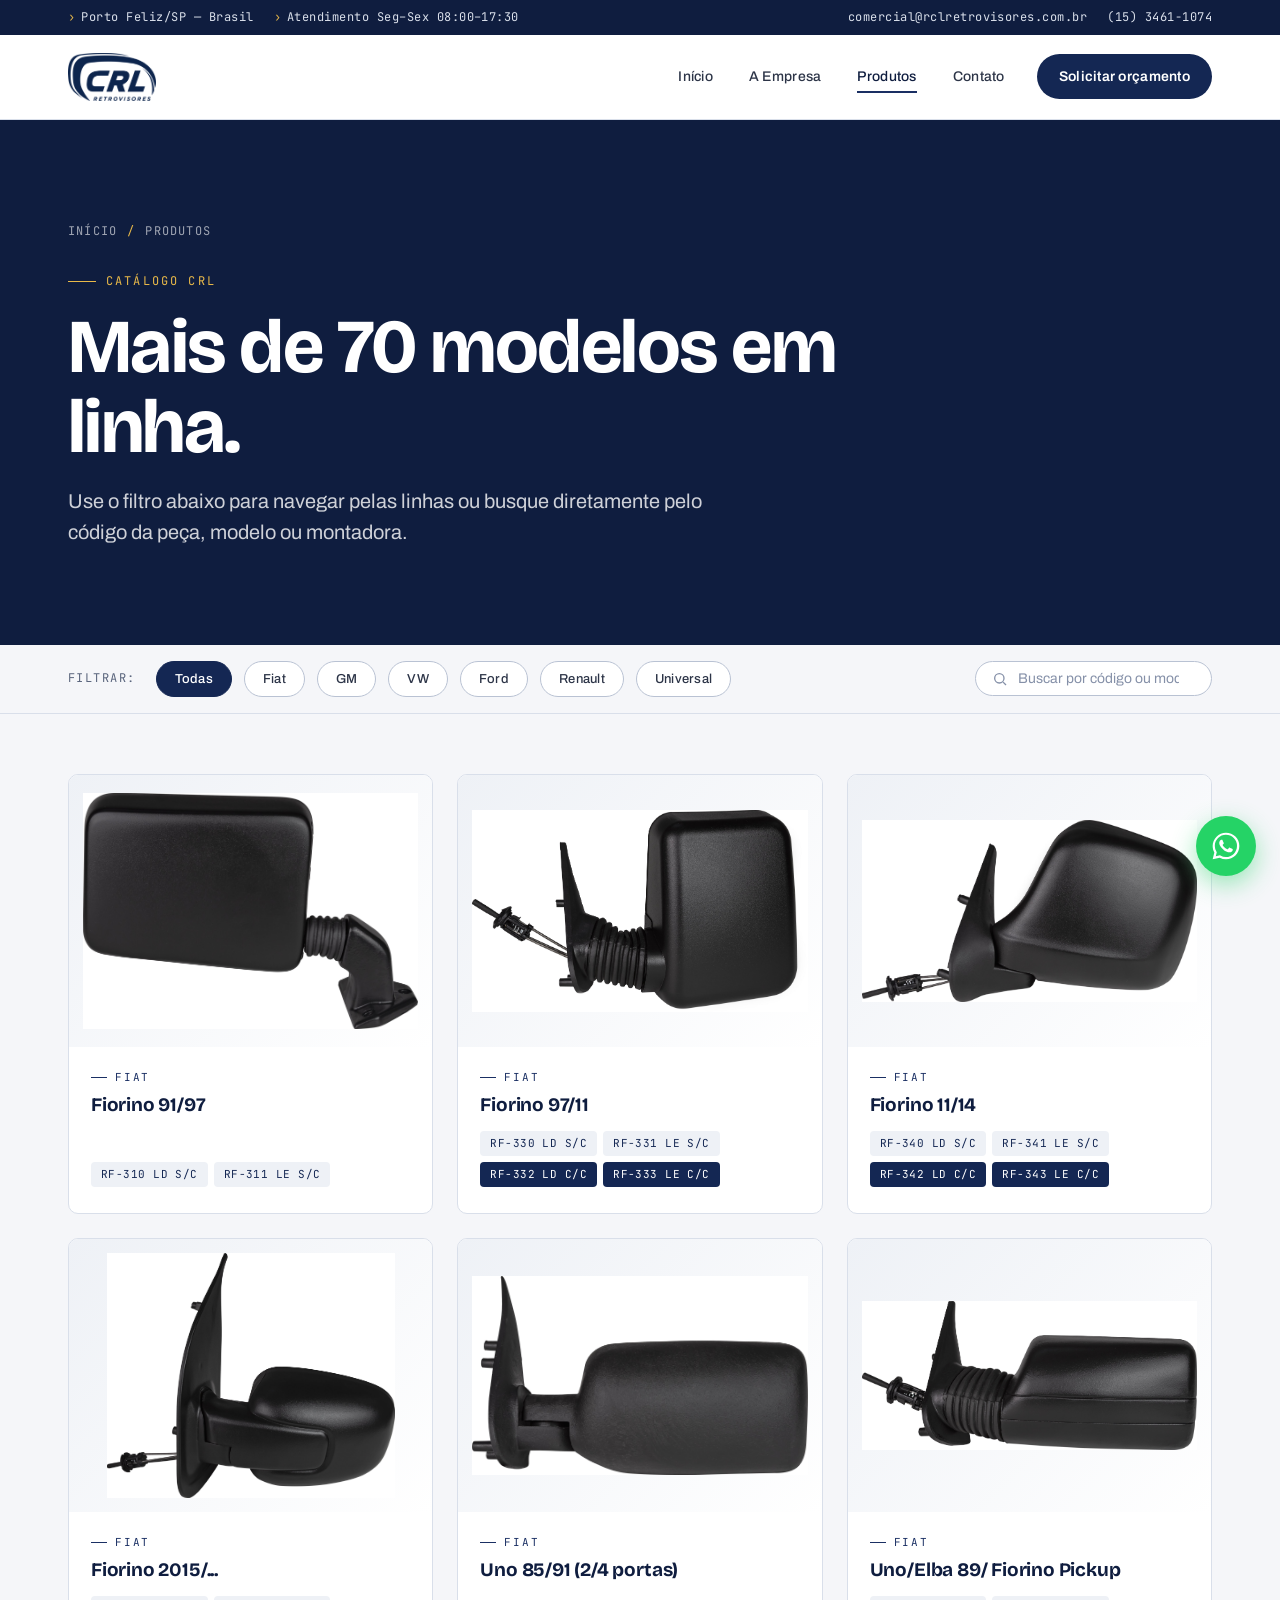
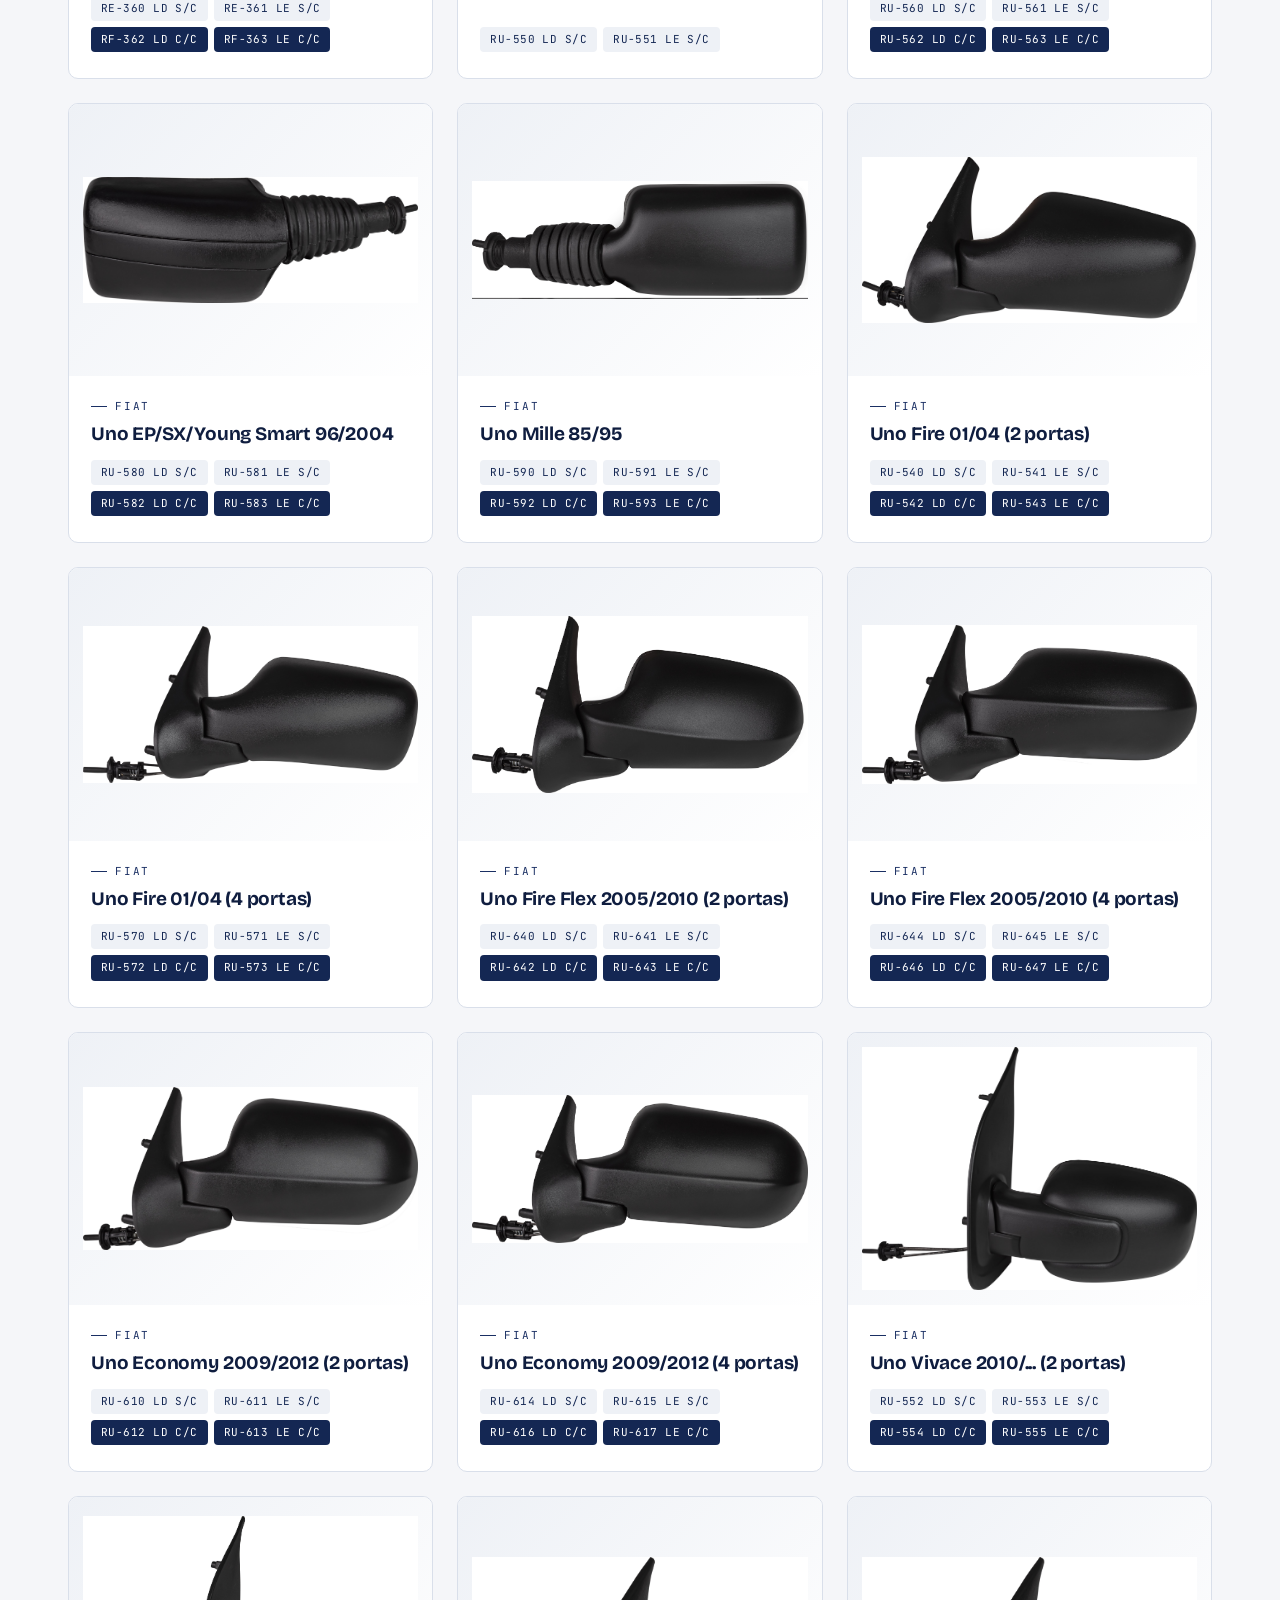
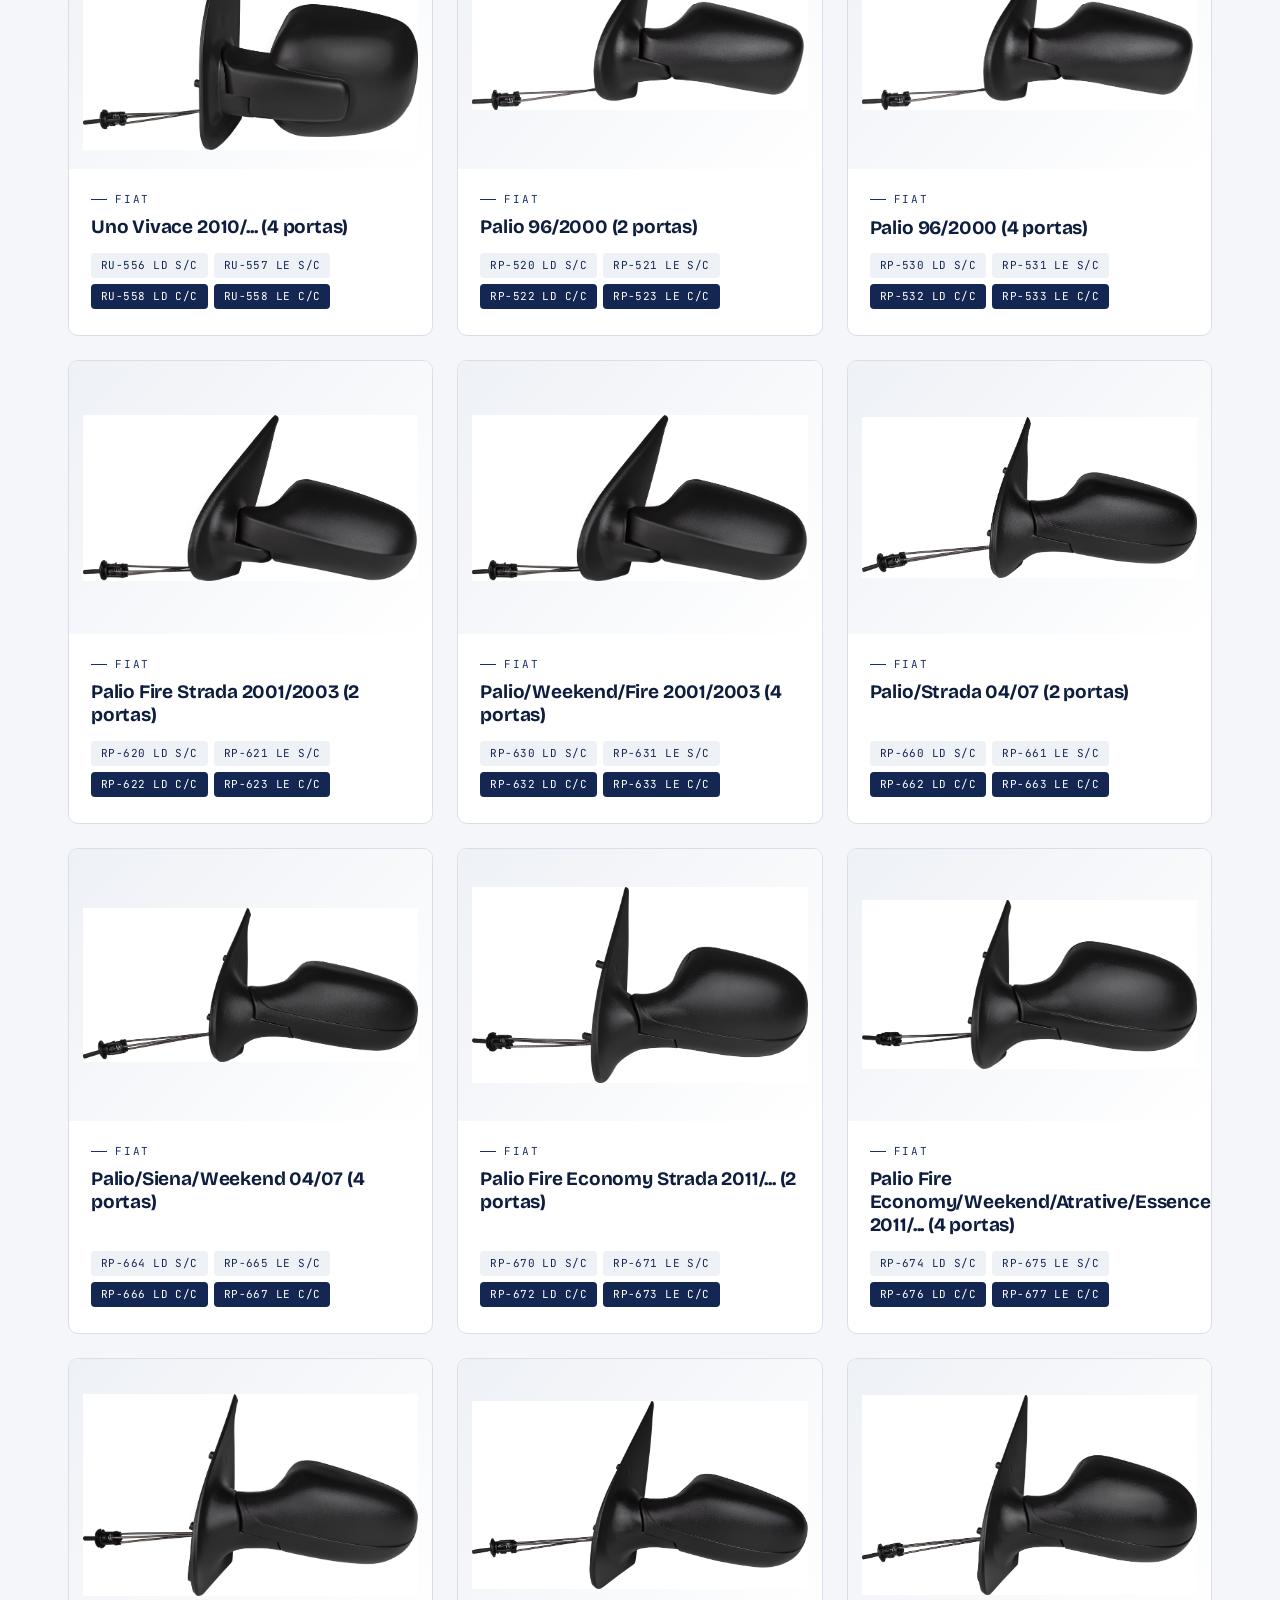
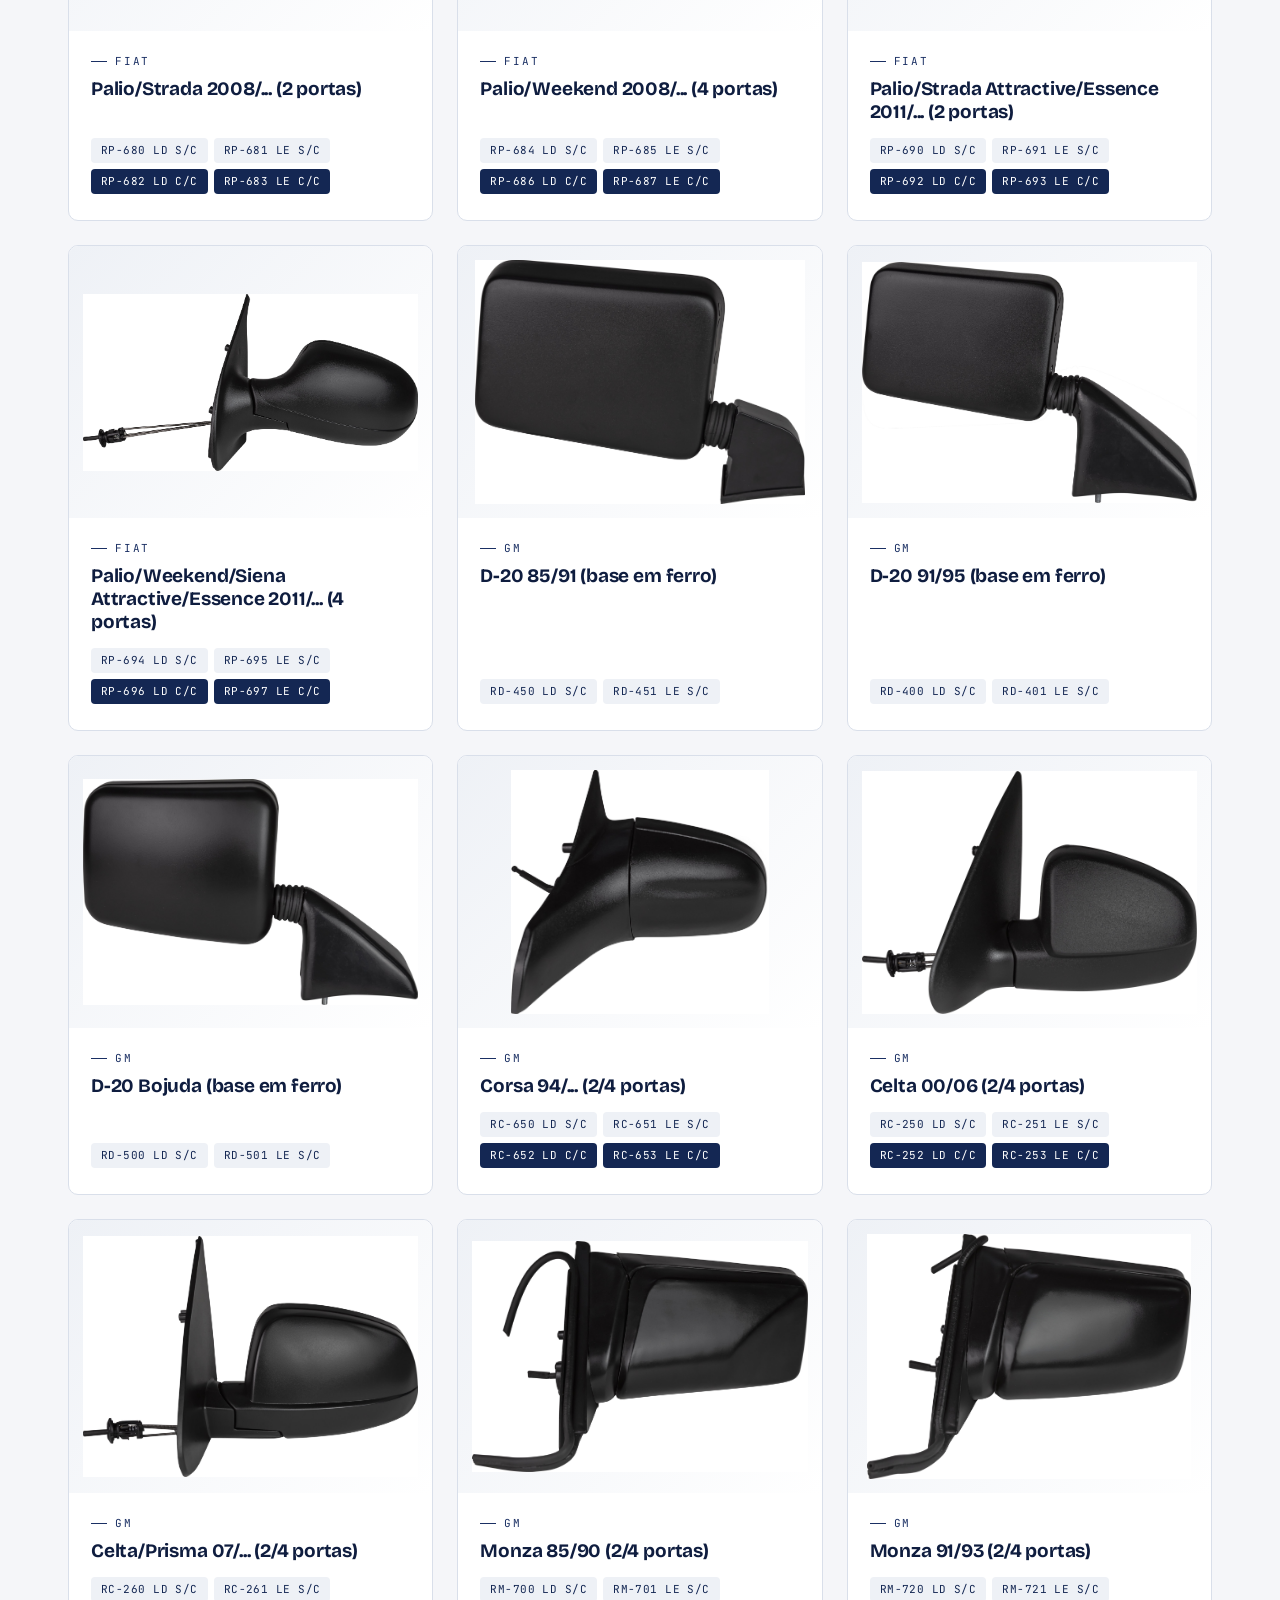
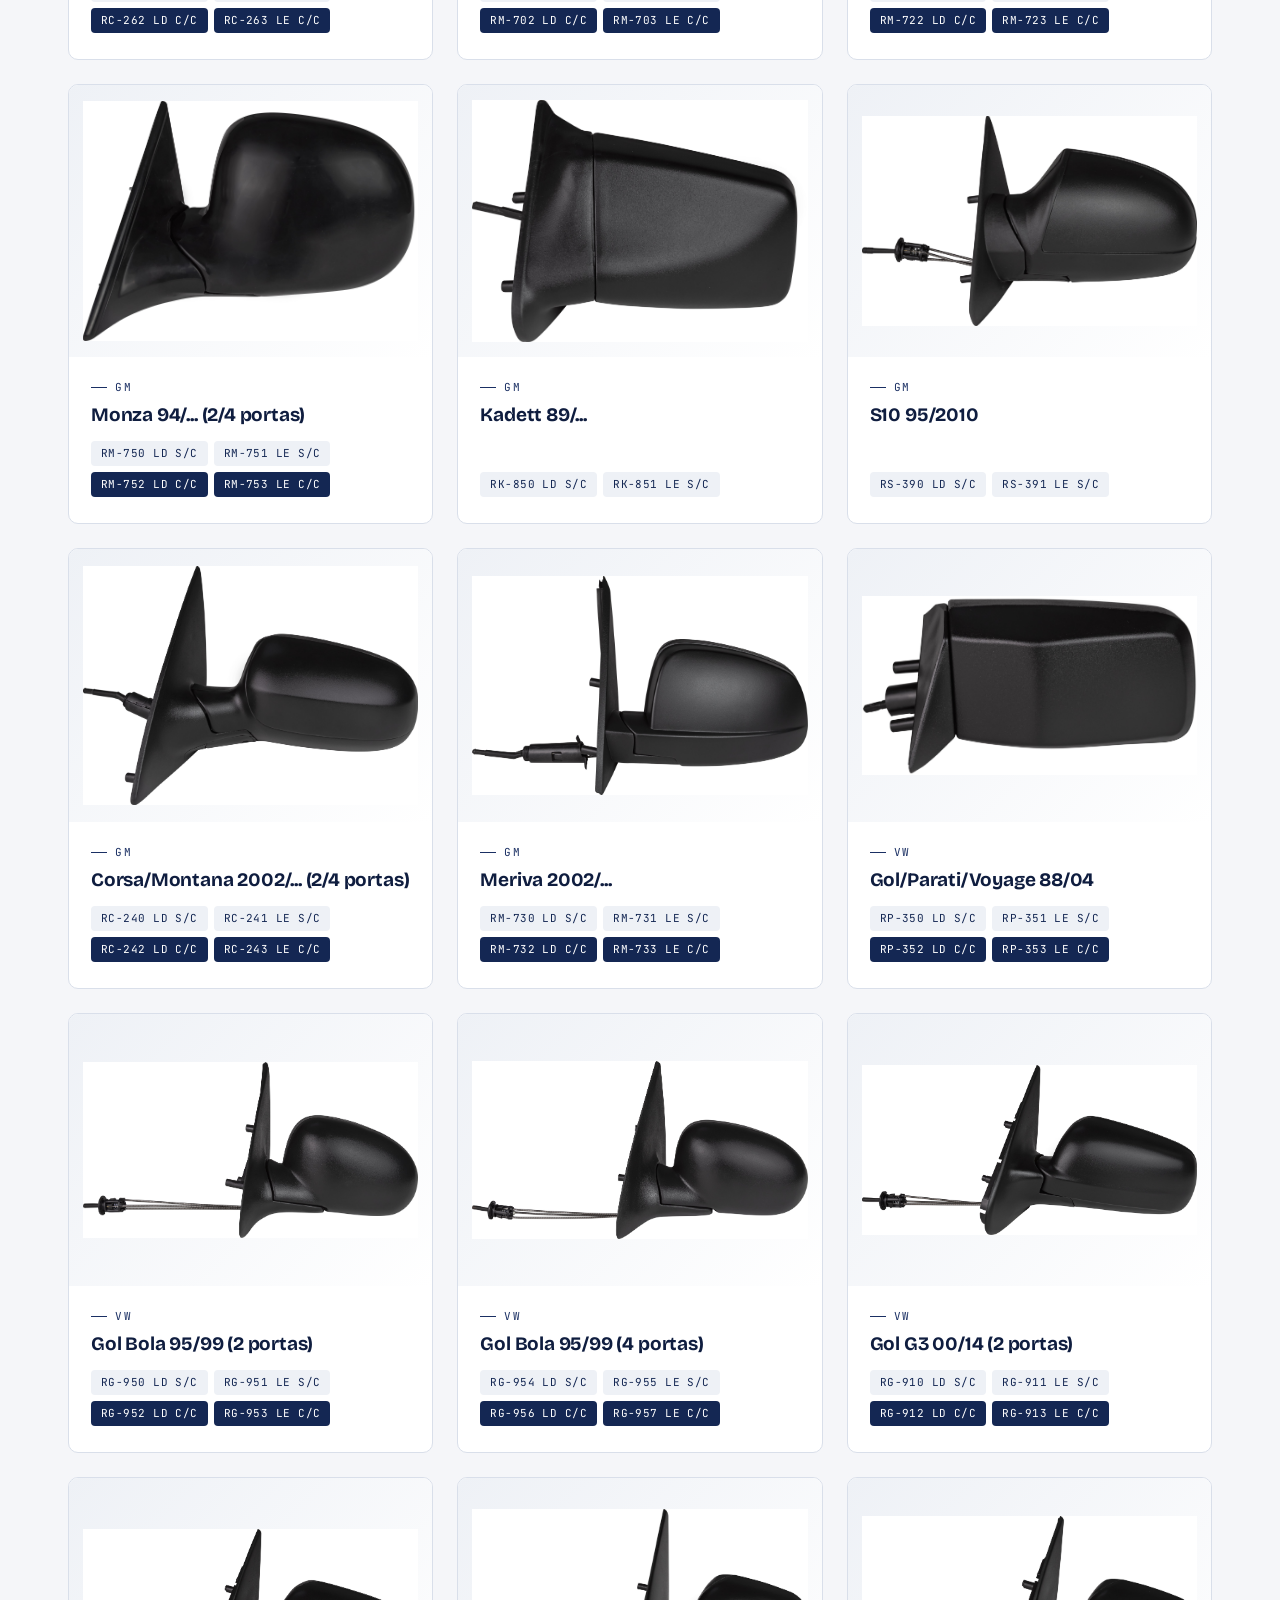
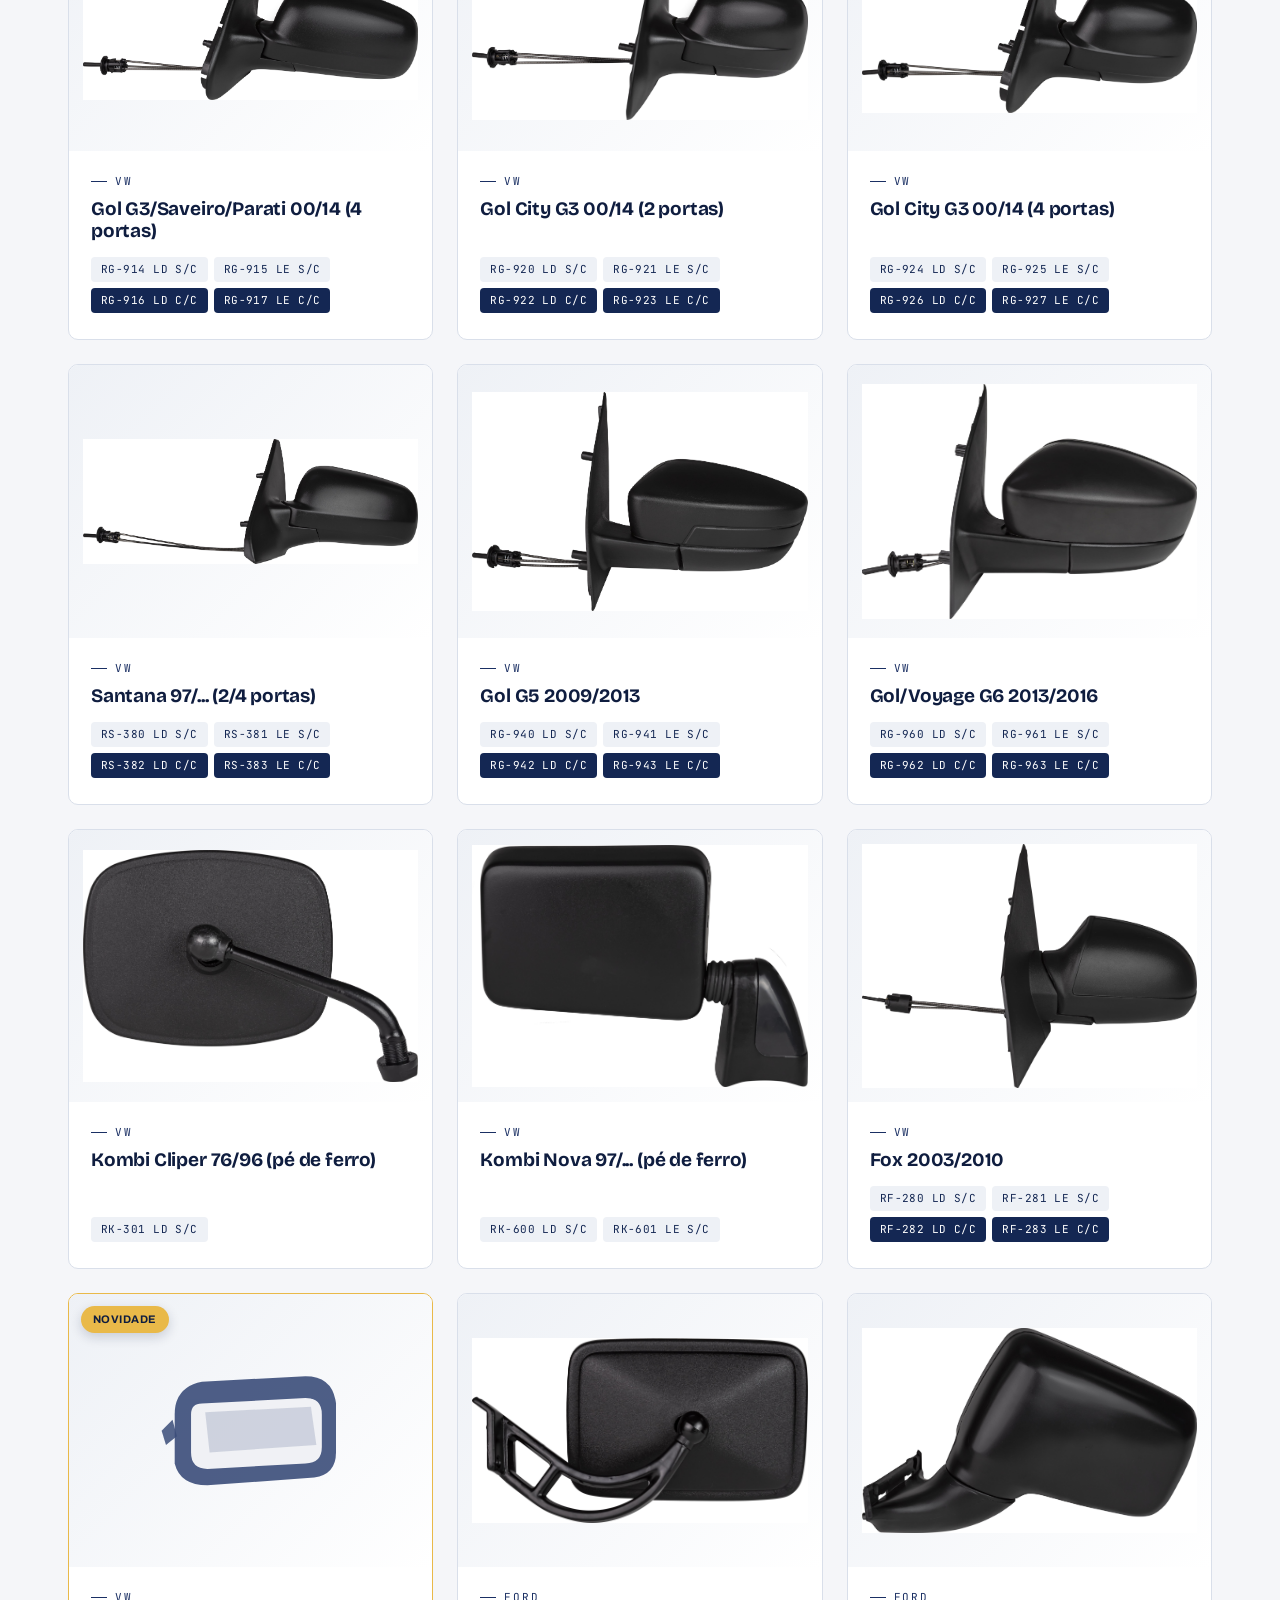
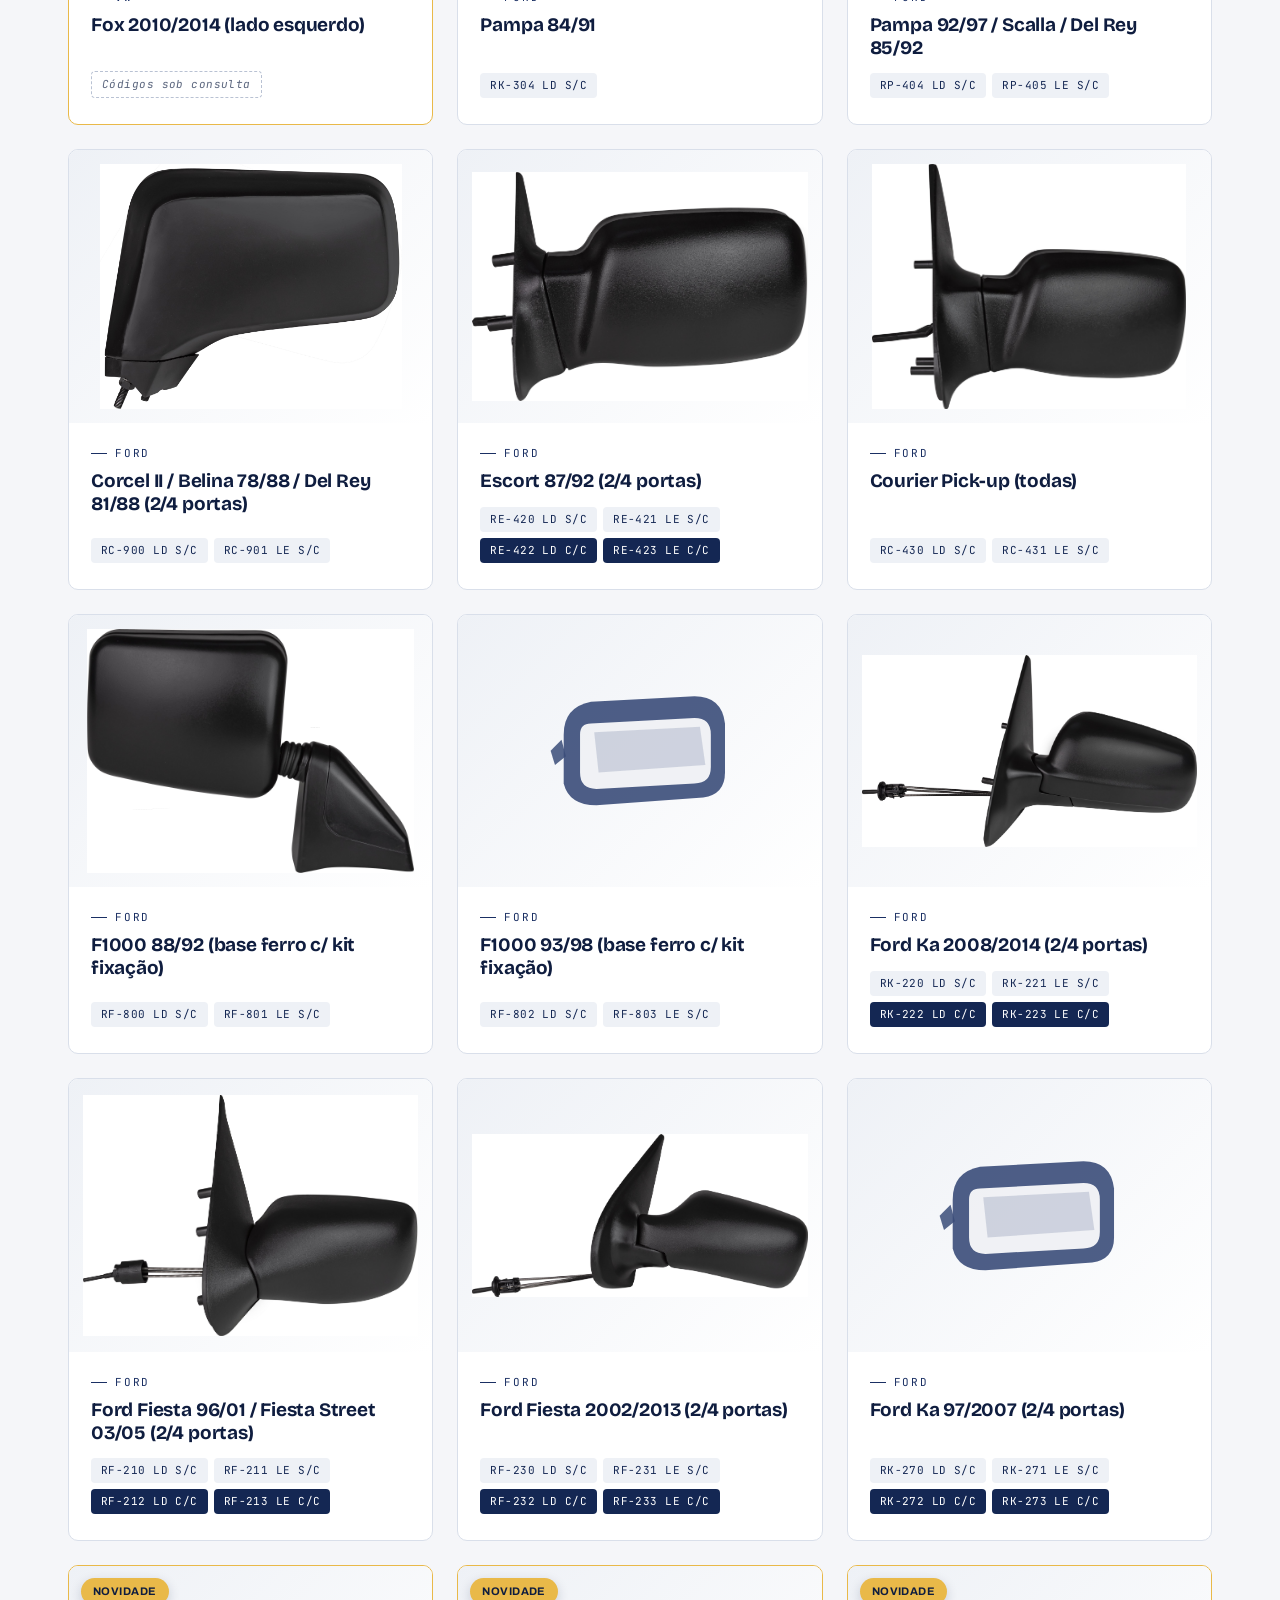
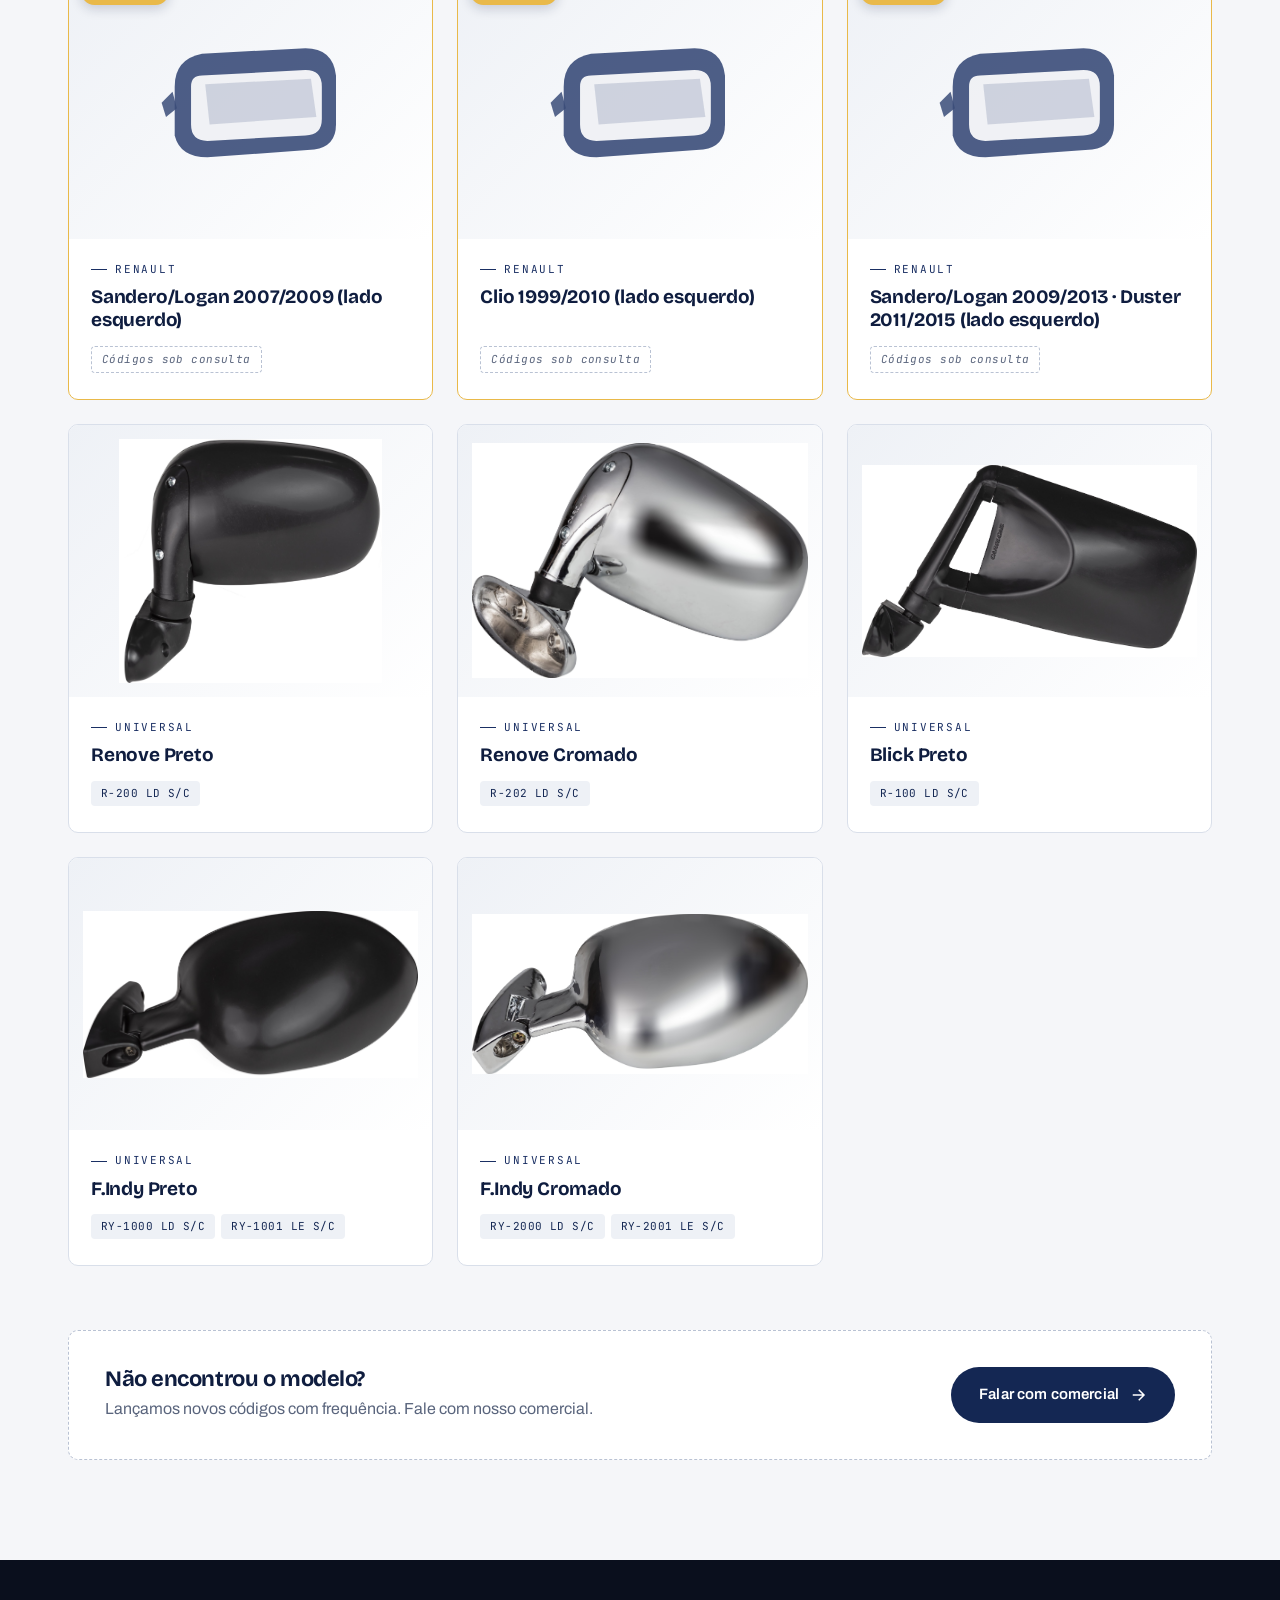
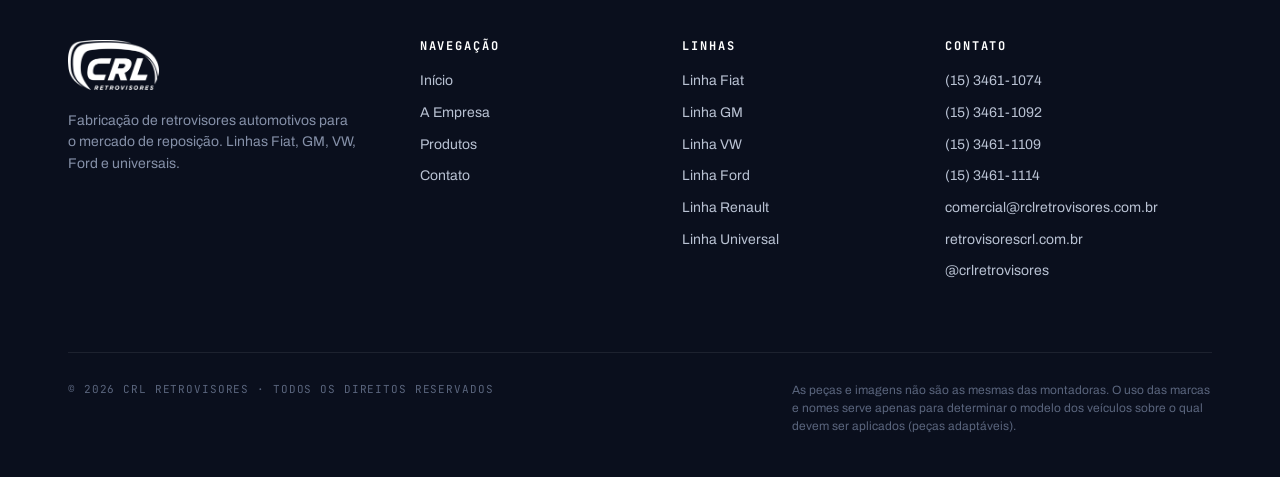
<file: produtos.html>
<!DOCTYPE html>
<html lang="pt-BR">
<head>
<meta charset="UTF-8" />
<meta name="viewport" content="width=device-width, initial-scale=1.0" />
<title>Produtos · CRL Retrovisores</title>
<meta name="description" content="Catálogo completo de retrovisores CRL para Fiat, GM, VW, Ford e linha universal. Filtre por marca ou busque por código." />
<link rel="preconnect" href="https://fonts.googleapis.com" />
<link rel="preconnect" href="https://fonts.gstatic.com" crossorigin />
<link href="https://fonts.googleapis.com/css2?family=Archivo:wght@400;500;600;700;800&family=Bricolage+Grotesque:opsz,wght@12..96,500;12..96,700;12..96,800&family=JetBrains+Mono:wght@400;500&display=swap" rel="stylesheet" />
<link rel="stylesheet" href="style.css" />
</head>
<body>

<div class="topbar">
  <div class="topbar-inner">
    <div class="topbar-info">
      <span>Porto Feliz/SP — Brasil</span>
      <span>Atendimento Seg–Sex 08:00–17:30</span>
    </div>
    <div class="topbar-info">
      <a href="mailto:comercial@rclretrovisores.com.br">comercial@rclretrovisores.com.br</a>
      <a href="tel:+551534611074">(15) 3461-1074</a>
    </div>
  </div>
</div>

<header class="site-header">
  <div class="header-inner">
    <a href="index.html" class="brand"><img src="logo-crl.png" alt="CRL Retrovisores" /></a>
    <button class="menu-toggle" aria-label="Abrir menu"><span></span><span></span><span></span></button>
    <nav class="nav">
      <a href="index.html">Início</a>
      <a href="empresa.html">A Empresa</a>
      <a href="produtos.html" class="active">Produtos</a>
      <a href="contato.html">Contato</a>
      <a href="contato.html" class="nav-cta">Solicitar orçamento</a>
    </nav>
  </div>
</header>

<section class="page-hero">
  <div class="container">
    <div class="breadcrumb"><a href="index.html">Início</a><span>/</span>Produtos</div>
    <span class="eyebrow">Catálogo CRL</span>
    <h1 style="max-width:18ch;">Mais de 70 modelos em linha.</h1>
    <p class="lead" style="max-width:60ch;">Use o filtro abaixo para navegar pelas linhas ou busque diretamente pelo código da peça, modelo ou montadora.</p>
  </div>
</section>

<div class="filter-bar">
  <div class="filter-bar-inner">
    <span class="filter-label">Filtrar:</span>
    <button class="filter-btn active" data-brand="all">Todas</button>
    <button class="filter-btn" data-brand="Fiat">Fiat</button>
    <button class="filter-btn" data-brand="GM">GM</button>
    <button class="filter-btn" data-brand="VW">VW</button>
    <button class="filter-btn" data-brand="Ford">Ford</button>
    <button class="filter-btn" data-brand="Renault">Renault</button>
    <button class="filter-btn" data-brand="Universal">Universal</button>

    <div class="filter-search">
      <svg width="16" height="16" viewBox="0 0 24 24" fill="none" stroke="currentColor" stroke-width="2"><circle cx="11" cy="11" r="7"/><path d="m21 21-4.3-4.3"/></svg>
      <input id="filter-search" type="search" placeholder="Buscar por código ou modelo…" />
    </div>
  </div>
</div>

<section class="products-section">
  <div class="container">
    <div id="products-grid" class="products-grid"></div>

    <div style="margin-top:64px;padding:36px;background:var(--white);border:1px dashed var(--steel-300);border-radius:var(--radius-md);display:flex;justify-content:space-between;align-items:center;gap:24px;flex-wrap:wrap;">
      <div>
        <h3 style="margin:0 0 6px;font-size:22px;">Não encontrou o modelo?</h3>
        <p style="margin:0;color:var(--steel-500);">Lançamos novos códigos com frequência. Fale com nosso comercial.</p>
      </div>
      <a href="contato.html" class="btn">Falar com comercial
        <svg class="arrow" viewBox="0 0 24 24" fill="none" stroke="currentColor" stroke-width="2"><path d="M5 12h14M13 5l7 7-7 7"/></svg>
      </a>
    </div>
  </div>
</section>

<footer>
  <div class="footer-inner">
    <div class="footer-grid">
      <div class="footer-brand">
        <img src="logo-crl-white.png" alt="CRL Retrovisores" />
        <p>Fabricação de retrovisores automotivos para o mercado de reposição. Linhas Fiat, GM, VW, Ford e universais.</p>
      </div>
      <div class="footer-col">
        <h4>Navegação</h4>
        <ul>
          <li><a href="index.html">Início</a></li>
          <li><a href="empresa.html">A Empresa</a></li>
          <li><a href="produtos.html">Produtos</a></li>
          <li><a href="contato.html">Contato</a></li>
        </ul>
      </div>
      <div class="footer-col">
        <h4>Linhas</h4>
        <ul>
          <li><a href="produtos.html?marca=Fiat">Linha Fiat</a></li>
          <li><a href="produtos.html?marca=GM">Linha GM</a></li>
          <li><a href="produtos.html?marca=VW">Linha VW</a></li>
          <li><a href="produtos.html?marca=Ford">Linha Ford</a></li>
          <li><a href="produtos.html?marca=Renault">Linha Renault</a></li>
          <li><a href="produtos.html?marca=Universal">Linha Universal</a></li>
        </ul>
      </div>
      <div class="footer-col">
        <h4>Contato</h4>
        <ul>
          <li><a href="tel:+551534611074">(15) 3461-1074</a></li>
          <li><a href="tel:+551534611092">(15) 3461-1092</a></li>
          <li><a href="tel:+551534611109">(15) 3461-1109</a></li>
          <li><a href="tel:+551534611114">(15) 3461-1114</a></li>
          <li><a href="mailto:comercial@rclretrovisores.com.br">comercial@rclretrovisores.com.br</a></li>
          <li><a href="https://retrovisorescrl.com.br" target="_blank" rel="noopener">retrovisorescrl.com.br</a></li>
          <li><a href="https://instagram.com/crlretrovisores" target="_blank" rel="noopener">@crlretrovisores</a></li>
        </ul>
      </div>
    </div>
    <div class="footer-bottom">
      <span>© <span id="year">2026</span> CRL Retrovisores · Todos os direitos reservados</span>
      <p class="disclaimer">As peças e imagens não são as mesmas das montadoras. O uso das marcas e nomes serve apenas para determinar o modelo dos veículos sobre o qual devem ser aplicados (peças adaptáveis).</p>
    </div>
  </div>
</footer>

<a href="#" class="whats-float" data-whatsapp rel="noopener" aria-label="Falar no WhatsApp">
  <svg viewBox="0 0 32 32" fill="currentColor"><path d="M16.003 2.667C8.643 2.667 2.667 8.643 2.667 16.003c0 2.349.61 4.557 1.683 6.471L2.667 29.333l7.05-1.65a13.27 13.27 0 0 0 6.286 1.601h.005c7.36 0 13.336-5.976 13.336-13.336 0-3.563-1.388-6.91-3.91-9.43-2.522-2.522-5.871-3.85-9.431-3.85zm0 24.39h-.004a11.07 11.07 0 0 1-5.638-1.544l-.404-.24-4.184.98 1-4.078-.263-.418a11.05 11.05 0 0 1-1.694-5.876c.001-6.114 4.974-11.087 11.092-11.087 2.961 0 5.745 1.155 7.838 3.252a11.014 11.014 0 0 1 3.245 7.84c-.001 6.115-4.974 11.171-11.088 11.171zm6.084-8.305c-.333-.167-1.97-.973-2.276-1.084-.305-.111-.527-.167-.749.167-.222.333-.86 1.084-1.054 1.306-.194.222-.388.25-.721.083-.333-.167-1.407-.518-2.681-1.654-.991-.884-1.66-1.976-1.854-2.309-.194-.333-.02-.514.146-.681.15-.149.333-.388.5-.583.166-.194.222-.333.333-.555.111-.222.055-.417-.028-.583-.083-.166-.749-1.806-1.026-2.474-.27-.65-.545-.561-.749-.572-.194-.01-.416-.012-.638-.012a1.224 1.224 0 0 0-.888.417c-.305.333-1.165 1.139-1.165 2.778 0 1.638 1.193 3.222 1.359 3.444.166.222 2.347 3.585 5.689 5.026.795.343 1.416.548 1.9.701.798.254 1.524.218 2.099.132.64-.096 1.97-.806 2.247-1.583.277-.778.277-1.444.194-1.583-.083-.139-.305-.222-.638-.389z"/></svg>
</a>

<script src="script.js"></script>
<script>
// pre-select brand from URL param
(() => {
  const params = new URLSearchParams(location.search);
  const marca = params.get("marca");
  if (marca) {
    const btn = document.querySelector(`.filter-btn[data-brand="${marca}"]`);
    if (btn) btn.click();
  }
})();
</script>
</body>
</html>
</file>
<file: style.css>
/* =========================================================
   CRL RETROVISORES — design system
   Paleta da marca + tipografia industrial-editorial
   ========================================================= */

:root {
  --navy-900: #0f1d3f;
  --navy-800: #142753;
  --navy-700: #1a2f63;
  --navy-600: #1f3a78;
  --navy-500: #2a4a92;
  --steel-100: #eef1f6;
  --steel-200: #d9dfea;
  --steel-300: #b9c2d3;
  --steel-400: #8590a8;
  --steel-500: #5a657d;
  --steel-700: #2c3447;
  --paper: #f5f6f9;
  --white: #ffffff;
  --ink: #0a0f1d;
  --accent: #e9b949;       /* metallic warm — usado como acento raro */
  --shadow-sm: 0 1px 2px rgba(15, 29, 63, 0.08);
  --shadow-md: 0 8px 24px rgba(15, 29, 63, 0.10);
  --shadow-lg: 0 24px 60px rgba(15, 29, 63, 0.18);

  --font-display: "Bricolage Grotesque", "Archivo", sans-serif;
  --font-sans: "Archivo", "Helvetica Neue", Arial, sans-serif;
  --font-mono: "JetBrains Mono", "IBM Plex Mono", monospace;

  --radius-sm: 4px;
  --radius-md: 10px;
  --radius-lg: 18px;

  --container: 1240px;
  --gutter: clamp(20px, 4vw, 48px);
}

* { box-sizing: border-box; }

html { scroll-behavior: smooth; }

body {
  margin: 0;
  font-family: var(--font-sans);
  font-size: 16px;
  line-height: 1.55;
  color: var(--ink);
  background: var(--paper);
  -webkit-font-smoothing: antialiased;
  text-rendering: optimizeLegibility;
}

img { max-width: 100%; display: block; }
a { color: inherit; text-decoration: none; }
button { font-family: inherit; cursor: pointer; border: none; background: none; }

/* =========================================================
   TOPBAR + NAV
   ========================================================= */

.topbar {
  background: var(--navy-900);
  color: var(--steel-200);
  font-family: var(--font-mono);
  font-size: 12px;
  letter-spacing: 0.04em;
}
.topbar-inner {
  max-width: var(--container);
  margin: 0 auto;
  padding: 8px var(--gutter);
  display: flex;
  justify-content: space-between;
  gap: 20px;
  flex-wrap: wrap;
}
.topbar a { color: var(--steel-200); transition: color .2s; }
.topbar a:hover { color: var(--white); }
.topbar-info { display: flex; gap: 20px; flex-wrap: wrap; }
.topbar-info span::before {
  content: "›";
  margin-right: 6px;
  color: var(--accent);
}

.site-header {
  position: sticky;
  top: 0;
  z-index: 50;
  background: rgba(255, 255, 255, 0.94);
  backdrop-filter: blur(10px);
  -webkit-backdrop-filter: blur(10px);
  border-bottom: 1px solid var(--steel-200);
}
.header-inner {
  max-width: var(--container);
  margin: 0 auto;
  padding: 18px var(--gutter);
  display: flex;
  align-items: center;
  justify-content: space-between;
  gap: 24px;
}
.brand { display: flex; align-items: center; }
.brand img { height: 48px; width: auto; }

.nav { display: flex; align-items: center; gap: 4px; }
.nav a {
  padding: 10px 16px;
  font-weight: 500;
  font-size: 14px;
  letter-spacing: 0.02em;
  color: var(--steel-700);
  border-radius: var(--radius-sm);
  transition: color .2s, background .2s;
  position: relative;
}
.nav a:hover { color: var(--navy-800); }
.nav a.active { color: var(--navy-900); }
.nav a.active::after {
  content: "";
  position: absolute;
  left: 16px; right: 16px; bottom: 4px;
  height: 2px;
  background: var(--navy-700);
}

.nav-cta {
  margin-left: 12px;
  padding: 12px 22px !important;
  background: var(--navy-800);
  color: var(--white) !important;
  border-radius: 999px !important;
  font-weight: 600 !important;
  transition: background .2s, transform .2s !important;
}
.nav-cta:hover { background: var(--navy-700) !important; transform: translateY(-1px); }
.nav-cta::after { display: none !important; }

.menu-toggle { display: none; }

@media (max-width: 880px) {
  .header-inner { flex-wrap: wrap; }
  .menu-toggle {
    display: flex;
    flex-direction: column;
    gap: 5px;
    padding: 8px;
  }
  .menu-toggle span {
    width: 26px; height: 2px;
    background: var(--navy-800);
    transition: transform .25s;
  }
  .nav {
    display: none;
    width: 100%;
    flex-direction: column;
    align-items: stretch;
    gap: 0;
    padding-top: 16px;
    border-top: 1px solid var(--steel-200);
  }
  .nav.open { display: flex; }
  .nav a { padding: 14px 8px; }
  .nav a.active::after { display: none; }
  .nav-cta { margin: 12px 0 0; text-align: center; }
}

/* =========================================================
   GENERIC SECTIONS
   ========================================================= */

.section {
  padding: clamp(72px, 9vw, 128px) 0;
}
.container {
  max-width: var(--container);
  margin: 0 auto;
  padding: 0 var(--gutter);
}

.eyebrow {
  font-family: var(--font-mono);
  font-size: 12px;
  letter-spacing: 0.18em;
  text-transform: uppercase;
  color: var(--navy-700);
  display: inline-flex;
  align-items: center;
  gap: 10px;
  margin-bottom: 18px;
}
.eyebrow::before {
  content: "";
  width: 28px; height: 1px;
  background: var(--navy-700);
}

h1, h2, h3, h4 {
  font-family: var(--font-display);
  font-weight: 700;
  line-height: 1.05;
  letter-spacing: -0.02em;
  color: var(--navy-900);
  margin: 0 0 0.5em;
}
h1 { font-size: clamp(40px, 6vw, 76px); }
h2 { font-size: clamp(30px, 4.4vw, 52px); }
h3 { font-size: clamp(22px, 2.4vw, 30px); }

p { margin: 0 0 1em; color: var(--steel-700); }
.lead { font-size: clamp(17px, 1.6vw, 20px); color: var(--steel-700); max-width: 60ch; }

.btn {
  display: inline-flex;
  align-items: center;
  gap: 10px;
  padding: 16px 28px;
  background: var(--navy-800);
  color: var(--white);
  border-radius: 999px;
  font-weight: 600;
  font-size: 15px;
  letter-spacing: 0.01em;
  transition: background .2s, transform .2s, box-shadow .2s;
}
.btn:hover { background: var(--navy-700); transform: translateY(-2px); box-shadow: var(--shadow-md); }
.btn-ghost {
  background: transparent;
  color: var(--navy-800);
  border: 1.5px solid var(--navy-800);
}
.btn-ghost:hover { background: var(--navy-800); color: var(--white); }

.btn .arrow {
  width: 18px; height: 18px;
  transition: transform .2s;
}
.btn:hover .arrow { transform: translateX(4px); }

/* =========================================================
   HERO — animated dot grid on deep navy
   Industrial, technical feel — dots quietly pulse in waves.
   ========================================================= */

.hero {
  position: relative;
  isolation: isolate;
  background:
    radial-gradient(ellipse 85% 70% at 40% 55%, var(--navy-700) 0%, var(--navy-900) 48%, #050b18 72%, #020407 100%);
  color: var(--white);
  overflow: hidden;
  padding: clamp(80px, 10vw, 140px) 0 clamp(100px, 12vw, 160px);
}

/* The dot-grid SVG layer */
.hero-bg {
  position: absolute;
  inset: 0;
  z-index: 0;
  pointer-events: none;
  overflow: hidden;
}
.hero-bg svg {
  width: 100%;
  height: 100%;
  display: block;
}
.hero-bg circle {
  fill: rgba(180, 200, 255, 0.10);
  transition: fill 1.8s ease, r 1.8s ease;
}
.hero-bg circle.glow-1 {
  fill: rgba(160, 195, 255, 0.7);
  r: 1.6;
}
.hero-bg circle.glow-2 {
  fill: rgba(220, 235, 255, 1);
  r: 2.2;
}

/* Subtle radial vignette to keep focus on text */
.hero::after {
  content: "";
  position: absolute;
  inset: 0;
  z-index: 1;
  background:
    radial-gradient(ellipse 70% 50% at 30% 50%, rgba(15, 29, 63, 0.5) 0%, transparent 60%);
  pointer-events: none;
}

@media (prefers-reduced-motion: reduce) {
  .hero-bg circle { transition: none; }
}

.hero-inner {
  position: relative;
  z-index: 3;
  max-width: var(--container);
  margin: 0 auto;
  padding: 0 var(--gutter);
  display: grid;
  grid-template-columns: 1.15fr 1fr;
  gap: clamp(40px, 6vw, 80px);
  align-items: center;
}

.hero-eyebrow {
  font-family: var(--font-mono);
  font-size: 12px;
  letter-spacing: 0.22em;
  text-transform: uppercase;
  color: var(--accent);
  display: inline-flex;
  align-items: center;
  gap: 12px;
  margin-bottom: 24px;
}
.hero-eyebrow::before {
  content: "";
  width: 32px; height: 1px;
  background: var(--accent);
}

.hero h1 { color: var(--white); margin-bottom: 24px; }
.hero h1 em {
  font-style: normal;
  background: linear-gradient(120deg, var(--accent), #f5d57b);
  -webkit-background-clip: text;
  background-clip: text;
  color: transparent;
}
.hero p { color: rgba(255, 255, 255, 0.85); font-size: clamp(16px, 1.4vw, 19px); max-width: 52ch; }

.hero-actions { display: flex; gap: 14px; margin-top: 36px; flex-wrap: wrap; }
.hero .btn-ghost { color: var(--white); border-color: rgba(255,255,255,0.4); }
.hero .btn-ghost:hover { background: var(--white); color: var(--navy-900); border-color: var(--white); }

.hero-visual {
  position: relative;
  aspect-ratio: 4/5;
  transform: scale(1.36);
  transform-origin: center center;
}
.hero-visual img { width: 100%; height: 100%; object-fit: contain; filter: drop-shadow(0 24px 48px rgba(0,0,0,0.5)); }

@media (max-width: 880px) {
  .hero-inner {
    grid-template-columns: 1fr;
    text-align: left;
  }
  .hero-visual {
    transform: scale(1.1);
    max-width: 340px;
    margin: 0 auto;
    aspect-ratio: 1/1;
  }
}

/* hero stats strip */
.hero-stats {
  position: relative;
  background: var(--ink);
  color: var(--white);
  font-family: var(--font-mono);
  font-size: 13px;
  letter-spacing: 0.06em;
  text-transform: uppercase;
  overflow: hidden;
}
.hero-stats-track {
  display: flex;
  gap: 56px;
  padding: 18px 0;
  white-space: nowrap;
  animation: marquee 35s linear infinite;
}
.hero-stats-track span { display: inline-flex; align-items: center; gap: 14px; }
.hero-stats-track span::before {
  content: "▸";
  color: var(--accent);
}
@keyframes marquee {
  from { transform: translateX(0); }
  to { transform: translateX(-50%); }
}

/* =========================================================
   FEATURES / DIFERENCIAIS
   ========================================================= */

.features-grid {
  display: grid;
  grid-template-columns: repeat(auto-fit, minmax(260px, 1fr));
  gap: 1px;
  background: var(--steel-200);
  border: 1px solid var(--steel-200);
  border-radius: var(--radius-md);
  overflow: hidden;
  margin-top: 56px;
}
.feature {
  padding: 36px 32px;
  background: var(--white);
  transition: background .25s;
}
.feature:hover { background: var(--steel-100); }
.feature-num {
  font-family: var(--font-mono);
  font-size: 12px;
  letter-spacing: 0.16em;
  color: var(--navy-700);
  margin-bottom: 24px;
  display: block;
}
.feature h3 { font-size: 22px; margin-bottom: 12px; }
.feature p { font-size: 15px; margin: 0; color: var(--steel-700); }

/* =========================================================
   LINHAS / BRANDS
   ========================================================= */

.linhas-section {
  background: radial-gradient(ellipse 90% 80% at 35% 50%, var(--navy-700) 0%, var(--navy-900) 50%, #050b18 78%, #020407 100%);
  color: var(--white);
  position: relative;
  isolation: isolate;
  overflow: hidden;
}
.linhas-section > .container {
  position: relative;
  z-index: 1;
}
.linhas-section h2 { color: var(--white); }
.linhas-section .eyebrow { color: var(--accent); }
.linhas-section .eyebrow::before { background: var(--accent); }
.linhas-section p { color: rgba(255,255,255,0.75); }

.linhas-grid {
  display: grid;
  grid-template-columns: repeat(auto-fit, minmax(220px, 1fr));
  gap: 16px;
  margin-top: 56px;
}
.linha-card {
  background: linear-gradient(135deg, rgba(255,255,255,0.09) 0%, rgba(255,255,255,0.04) 100%);
  border: 1px solid rgba(255,255,255,0.14);
  border-radius: var(--radius-md);
  padding: 32px 28px;
  backdrop-filter: blur(12px);
  -webkit-backdrop-filter: blur(12px);
  box-shadow: 0 4px 24px rgba(0,0,0,0.25), inset 0 1px 0 rgba(255,255,255,0.1);
  transition: background .3s, border-color .3s, transform .3s, box-shadow .3s;
  display: flex;
  flex-direction: column;
  gap: 14px;
  text-decoration: none;
  color: var(--white);
}
.linha-card:hover {
  background: linear-gradient(135deg, rgba(255,255,255,0.14) 0%, rgba(255,255,255,0.07) 100%);
  border-color: rgba(233,185,73,0.45);
  box-shadow: 0 8px 32px rgba(0,0,0,0.35), inset 0 1px 0 rgba(255,255,255,0.15);
  transform: translateY(-4px);
}
.linha-card .badge {
  font-family: var(--font-mono);
  font-size: 11px;
  letter-spacing: 0.14em;
  color: var(--accent);
  text-transform: uppercase;
}
.linha-card h3 {
  color: var(--white);
  margin: 0;
  font-size: 28px;
}
.linha-card .count {
  margin-top: auto;
  font-family: var(--font-mono);
  font-size: 13px;
  color: rgba(255,255,255,0.6);
  display: flex;
  justify-content: space-between;
  align-items: center;
  padding-top: 14px;
  border-top: 1px solid rgba(255,255,255,0.08);
}
.linha-card .count::after { content: "→"; color: var(--accent); transition: transform .2s; }
.linha-card:hover .count::after { transform: translateX(4px); }

/* ---- Card de lançamento (dourado, com feixe leve estilo "legendary") ---- */
.linha-card--launch {
  position: relative;
  overflow: hidden;
  border-color: rgba(233, 185, 73, 0.5);
  background: linear-gradient(135deg, rgba(233, 185, 73, 0.16) 0%, rgba(233, 185, 73, 0.05) 100%);
  box-shadow: 0 4px 24px rgba(0, 0, 0, 0.25), 0 0 0 1px rgba(233, 185, 73, 0.16),
    inset 0 1px 0 rgba(255, 255, 255, 0.1);
}
.linha-card--launch:hover {
  border-color: rgba(233, 185, 73, 0.85);
  background: linear-gradient(135deg, rgba(233, 185, 73, 0.22) 0%, rgba(233, 185, 73, 0.08) 100%);
  box-shadow: 0 10px 36px rgba(233, 185, 73, 0.22), inset 0 1px 0 rgba(255, 255, 255, 0.15);
}
.linha-card--launch .badge {
  color: #f5cf6b;
  font-weight: 700;
  text-shadow: 0 0 12px rgba(233, 185, 73, 0.45);
}
.linha-card--launch h3 { color: #fbe3a3; }

/* feixe dourado que cruza o card de tempos em tempos */
.linha-card--launch::before {
  content: "";
  position: absolute;
  top: 0;
  left: 0;
  width: 42%;
  height: 100%;
  pointer-events: none;
  background: linear-gradient(
    100deg,
    transparent 0%,
    rgba(233, 185, 73, 0.18) 42%,
    rgba(255, 240, 200, 0.55) 50%,
    rgba(233, 185, 73, 0.18) 58%,
    transparent 100%
  );
  transform: translateX(-160%) skewX(-18deg);
  animation: launch-sheen 5.5s ease-in-out infinite;
}

@keyframes launch-sheen {
  0%   { transform: translateX(-160%) skewX(-18deg); }
  16%  { transform: translateX(320%) skewX(-18deg); }
  100% { transform: translateX(320%) skewX(-18deg); }
}

@media (prefers-reduced-motion: reduce) {
  .linha-card--launch::before { animation: none; opacity: 0; }
}

/* =========================================================
   ABOUT SECTION (split image + text)
   ========================================================= */

.split {
  display: grid;
  grid-template-columns: 1fr 1.1fr;
  gap: clamp(40px, 6vw, 80px);
  align-items: center;
}
.split.reverse { grid-template-columns: 1.1fr 1fr; }
.split-visual {
  position: relative;
  aspect-ratio: 4/5;
  border-radius: var(--radius-lg);
  overflow: hidden;
  background: var(--steel-700);
}
.split-visual img { width: 100%; height: 100%; object-fit: cover; }
.split-text h2 { margin-bottom: 24px; }
.split-text ul { list-style: none; padding: 0; margin: 32px 0 0; }
.split-text li {
  display: flex;
  gap: 16px;
  padding: 16px 0;
  border-top: 1px solid var(--steel-200);
}
.split-text li:last-child { border-bottom: 1px solid var(--steel-200); }
.split-text li strong {
  font-family: var(--font-mono);
  font-size: 12px;
  letter-spacing: 0.14em;
  color: var(--navy-700);
  flex: 0 0 80px;
  padding-top: 2px;
}
.split-text li span { color: var(--steel-700); }

@media (max-width: 880px) {
  .split, .split.reverse { grid-template-columns: 1fr; }
  .split-visual { aspect-ratio: 4/3; }
}

/* =========================================================
   CTA STRIP
   ========================================================= */

.cta-strip {
  background: linear-gradient(120deg, var(--navy-700) 0%, var(--navy-900) 45%, #050b18 75%, #020407 100%);
  color: var(--white);
  padding: clamp(60px, 8vw, 100px) 0;
  position: relative;
  overflow: hidden;
}
.cta-strip-inner {
  position: relative;
  z-index: 1;
  max-width: var(--container);
  margin: 0 auto;
  padding: 0 var(--gutter);
  display: flex;
  align-items: center;
  justify-content: space-between;
  gap: 32px;
  flex-wrap: wrap;
}
.cta-strip h2 { color: var(--white); margin: 0; max-width: 18ch; }
.cta-strip .btn { background: var(--white); color: var(--navy-900); }
.cta-strip .btn:hover { background: var(--accent); color: var(--navy-900); }

/* =========================================================
   PRODUTOS PAGE
   ========================================================= */

.page-hero {
  background: var(--navy-900);
  color: var(--white);
  padding: clamp(80px, 8vw, 120px) 0 clamp(50px, 6vw, 80px);
  position: relative;
  overflow: hidden;
}
.page-hero h1 { color: var(--white); margin-bottom: 18px; }
.page-hero p { color: rgba(255,255,255,0.8); }
.page-hero .eyebrow { color: var(--accent); }
.page-hero .eyebrow::before { background: var(--accent); }
.page-hero .container { position: relative; }

.breadcrumb {
  font-family: var(--font-mono);
  font-size: 12px;
  letter-spacing: 0.1em;
  text-transform: uppercase;
  color: rgba(255,255,255,0.6);
  margin-bottom: 24px;
}
.breadcrumb a { color: rgba(255,255,255,0.6); }
.breadcrumb a:hover { color: var(--white); }
.breadcrumb span { color: var(--accent); margin: 0 10px; }

.filter-bar {
  position: sticky;
  top: 84px;
  z-index: 20;
  background: rgba(245, 246, 249, 0.94);
  backdrop-filter: blur(10px);
  border-bottom: 1px solid var(--steel-200);
}
.filter-bar-inner {
  max-width: var(--container);
  margin: 0 auto;
  padding: 16px var(--gutter);
  display: flex;
  align-items: center;
  gap: 12px;
  flex-wrap: wrap;
}
.filter-label {
  font-family: var(--font-mono);
  font-size: 12px;
  letter-spacing: 0.12em;
  text-transform: uppercase;
  color: var(--steel-500);
  margin-right: 8px;
}
.filter-btn {
  padding: 10px 18px;
  border: 1px solid var(--steel-300);
  border-radius: 999px;
  background: var(--white);
  color: var(--steel-700);
  font-size: 13px;
  font-weight: 500;
  letter-spacing: 0.02em;
  transition: all .2s;
}
.filter-btn:hover { border-color: var(--navy-700); color: var(--navy-700); }
.filter-btn.active {
  background: var(--navy-800);
  border-color: var(--navy-800);
  color: var(--white);
}
.filter-search {
  margin-left: auto;
  display: flex;
  align-items: center;
  gap: 8px;
  background: var(--white);
  border: 1px solid var(--steel-300);
  border-radius: 999px;
  padding: 8px 16px;
  min-width: 200px;
}
.filter-search input {
  flex: 1;
  border: none;
  outline: none;
  font-family: inherit;
  font-size: 14px;
  color: var(--navy-900);
  background: transparent;
}
.filter-search input::placeholder { color: var(--steel-400); }
.filter-search svg { color: var(--steel-400); flex-shrink: 0; }

.products-section { padding: 60px 0 100px; }
.products-grid {
  display: grid;
  grid-template-columns: repeat(auto-fill, minmax(280px, 1fr));
  gap: 24px;
}
.product-card {
  background: var(--white);
  border: 1px solid var(--steel-200);
  border-radius: var(--radius-md);
  overflow: hidden;
  transition: border-color .2s, box-shadow .2s, transform .2s;
  display: flex;
  flex-direction: column;
}
.product-card:hover {
  border-color: var(--navy-500);
  box-shadow: var(--shadow-md);
  transform: translateY(-3px);
}
.product-image {
  aspect-ratio: 4/3;
  background: linear-gradient(135deg, var(--steel-100), var(--white));
  display: flex;
  align-items: center;
  justify-content: center;
  position: relative;
  overflow: hidden;
}
.product-icon {
  width: 60%;
  height: 60%;
  color: var(--navy-700);
  position: relative;
  z-index: 1;
  opacity: 0.85;
}
.product-photo {
  width: 100%;
  height: 100%;
  object-fit: contain;
  padding: 14px;
  position: relative;
  z-index: 1;
}
.product-info { padding: 22px 22px 26px; flex: 1; display: flex; flex-direction: column; }
.product-brand {
  font-family: var(--font-mono);
  font-size: 11px;
  letter-spacing: 0.16em;
  text-transform: uppercase;
  color: var(--navy-700);
  margin-bottom: 8px;
  display: flex;
  align-items: center;
  gap: 8px;
}
.product-brand::before {
  content: "";
  width: 16px; height: 1px;
  background: var(--navy-700);
}
.product-name {
  font-family: var(--font-display);
  font-weight: 700;
  font-size: 19px;
  color: var(--navy-900);
  margin-bottom: 14px;
  letter-spacing: -0.01em;
  line-height: 1.2;
}
.product-codes {
  display: flex;
  flex-wrap: wrap;
  gap: 6px;
  margin-top: auto;
}
.code-tag {
  font-family: var(--font-mono);
  font-size: 11px;
  padding: 4px 10px;
  background: var(--steel-100);
  color: var(--navy-800);
  border-radius: 4px;
  letter-spacing: 0.04em;
}
.code-tag.cc { background: var(--navy-800); color: var(--white); }

/* tag para produtos novos ainda sem código divulgado */
.code-tag.code-soon {
  background: transparent;
  color: var(--steel-500);
  border: 1px dashed var(--steel-300);
  font-style: italic;
}

/* selo "Novidade" para lançamentos */
.product-badge {
  position: absolute;
  top: 12px;
  left: 12px;
  z-index: 2;
  display: inline-flex;
  align-items: center;
  gap: 6px;
  padding: 5px 12px;
  font-family: var(--font-sans);
  font-size: 11px;
  font-weight: 700;
  letter-spacing: 0.04em;
  text-transform: uppercase;
  color: var(--navy-900);
  background: var(--accent);
  border-radius: 999px;
  box-shadow: 0 4px 12px rgba(15, 29, 63, 0.18);
}

.product-card.is-new {
  border-color: var(--accent);
}
.product-card.is-new:hover {
  border-color: var(--accent);
  box-shadow: 0 14px 30px rgba(233, 185, 73, 0.28);
}

.no-results {
  grid-column: 1 / -1;
  text-align: center;
  padding: 80px 20px;
  color: var(--steel-500);
}

/* =========================================================
   CONTATO PAGE
   ========================================================= */

.contact-grid {
  display: grid;
  grid-template-columns: 1.1fr 1fr;
  gap: clamp(40px, 6vw, 80px);
}
@media (max-width: 880px) {
  .contact-grid { grid-template-columns: 1fr; }
}

.contact-info { display: flex; flex-direction: column; gap: 28px; }
.contact-block {
  padding: 24px 28px;
  background: var(--white);
  border: 1px solid var(--steel-200);
  border-radius: var(--radius-md);
  transition: border-color .2s, transform .2s;
}
.contact-block:hover { border-color: var(--navy-500); transform: translateX(4px); }
.contact-block .label {
  font-family: var(--font-mono);
  font-size: 11px;
  letter-spacing: 0.16em;
  text-transform: uppercase;
  color: var(--navy-700);
  margin-bottom: 10px;
  display: flex;
  align-items: center;
  gap: 8px;
}
.contact-block .label::before {
  content: "";
  width: 18px; height: 1px;
  background: var(--navy-700);
}
.contact-block .value {
  font-family: var(--font-display);
  font-size: 22px;
  font-weight: 600;
  color: var(--navy-900);
  letter-spacing: -0.01em;
}
.contact-block .value a:hover { color: var(--navy-700); }
.contact-block .secondary { color: var(--steel-500); font-size: 14px; margin-top: 6px; font-family: var(--font-sans); font-weight: 400; letter-spacing: 0; }

.contact-form {
  background: var(--white);
  border: 1px solid var(--steel-200);
  border-radius: var(--radius-md);
  padding: clamp(28px, 4vw, 44px);
}
.form-group { margin-bottom: 22px; }
.form-group label {
  display: block;
  font-family: var(--font-mono);
  font-size: 11px;
  letter-spacing: 0.14em;
  text-transform: uppercase;
  color: var(--steel-500);
  margin-bottom: 8px;
}
.form-group input,
.form-group textarea,
.form-group select {
  width: 100%;
  padding: 14px 16px;
  border: 1px solid var(--steel-300);
  border-radius: var(--radius-sm);
  font-family: inherit;
  font-size: 15px;
  color: var(--navy-900);
  background: var(--paper);
  transition: border-color .2s, background .2s;
}
.form-group input:focus,
.form-group textarea:focus,
.form-group select:focus {
  outline: none;
  border-color: var(--navy-700);
  background: var(--white);
}
.form-group textarea { resize: vertical; min-height: 130px; }
.form-row { display: grid; grid-template-columns: 1fr 1fr; gap: 16px; }
@media (max-width: 600px) { .form-row { grid-template-columns: 1fr; } }
.form-submit { width: 100%; justify-content: center; padding: 18px; }
.form-note {
  font-size: 12px;
  color: var(--steel-500);
  margin-top: 14px;
  text-align: center;
  font-family: var(--font-mono);
  letter-spacing: 0.04em;
}

/* =========================================================
   FOOTER
   ========================================================= */

footer {
  background: var(--ink);
  color: var(--steel-300);
  padding: 80px 0 30px;
}
.footer-inner {
  max-width: var(--container);
  margin: 0 auto;
  padding: 0 var(--gutter);
}
.footer-grid {
  display: grid;
  grid-template-columns: 1.4fr 1fr 1fr 1.2fr;
  gap: 40px;
  margin-bottom: 60px;
}
@media (max-width: 760px) { .footer-grid { grid-template-columns: 1fr 1fr; } }
@media (max-width: 480px) { .footer-grid { grid-template-columns: 1fr; } }

.footer-brand img { height: 50px; margin-bottom: 20px; }
.footer-brand p { color: var(--steel-400); font-size: 14px; max-width: 36ch; }

.footer-col h4 {
  color: var(--white);
  font-family: var(--font-mono);
  font-size: 12px;
  letter-spacing: 0.16em;
  text-transform: uppercase;
  margin-bottom: 18px;
}
.footer-col ul { list-style: none; padding: 0; margin: 0; }
.footer-col li { margin-bottom: 10px; font-size: 14px; }
.footer-col a { color: var(--steel-300); transition: color .2s; }
.footer-col a:hover { color: var(--white); }

.footer-bottom {
  padding-top: 28px;
  border-top: 1px solid rgba(255,255,255,0.08);
  display: flex;
  justify-content: space-between;
  gap: 20px;
  flex-wrap: wrap;
  font-family: var(--font-mono);
  font-size: 11px;
  letter-spacing: 0.08em;
  color: var(--steel-500);
  text-transform: uppercase;
}
.footer-bottom .disclaimer {
  max-width: 60ch;
  font-family: var(--font-sans);
  text-transform: none;
  letter-spacing: 0;
  font-size: 12px;
  color: var(--steel-500);
  line-height: 1.5;
}

/* WhatsApp floating */
.whats-float {
  position: fixed;
  right: 24px; bottom: 24px;
  z-index: 100;
  width: 60px; height: 60px;
  border-radius: 50%;
  background: #25d366;
  display: flex;
  align-items: center;
  justify-content: center;
  box-shadow: 0 8px 24px rgba(37, 211, 102, 0.45);
  transition: transform .2s, box-shadow .2s;
}
.whats-float:hover { transform: scale(1.06); box-shadow: 0 12px 32px rgba(37, 211, 102, 0.55); }
.whats-float svg { width: 32px; height: 32px; color: white; }

/* =========================================================
   ANIMATIONS / REVEAL
   Progressive enhancement: only applied when JS adds .js-anim to <html>
   ========================================================= */

.reveal { opacity: 1; transform: none; }

.js-anim .reveal:not(.visible) {
  opacity: 0;
  transform: translateY(20px);
}
.js-anim .reveal {
  transition: opacity .8s ease, transform .8s ease;
}
.js-anim .reveal.visible {
  opacity: 1;
  transform: translateY(0);
}

.reveal-delay-1 { transition-delay: 0.1s; }
.reveal-delay-2 { transition-delay: 0.2s; }
.reveal-delay-3 { transition-delay: 0.3s; }

@media (prefers-reduced-motion: reduce) {
  .js-anim .reveal { opacity: 1 !important; transform: none !important; transition: none !important; }
}

/* =========================================================
   Honeypot anti-bot (campo invisível para humanos)
   ========================================================= */
.hp-field,
.wa-hp {
  position: absolute !important;
  left: -9999px !important;
  width: 1px;
  height: 1px;
  opacity: 0;
  pointer-events: none;
}

/* =========================================================
   Modal de verificação do WhatsApp
   ========================================================= */
.wa-modal-overlay {
  position: fixed;
  inset: 0;
  z-index: 1000;
  display: flex;
  align-items: center;
  justify-content: center;
  padding: 24px;
  background: rgba(15, 29, 63, 0.55);
  backdrop-filter: blur(3px);
  animation: wa-fade 0.18s ease;
}
.wa-modal-overlay[hidden] { display: none; }

@keyframes wa-fade { from { opacity: 0; } to { opacity: 1; } }

.wa-modal {
  position: relative;
  width: 100%;
  max-width: 380px;
  background: var(--white);
  border-radius: var(--radius-lg);
  padding: 34px 30px 30px;
  text-align: center;
  box-shadow: 0 24px 60px rgba(15, 29, 63, 0.28);
  animation: wa-pop 0.2s ease;
}

@keyframes wa-pop { from { transform: translateY(10px) scale(0.98); opacity: 0; } to { transform: none; opacity: 1; } }

.wa-modal-badge {
  display: inline-flex;
  align-items: center;
  justify-content: center;
  width: 56px;
  height: 56px;
  border-radius: 50%;
  background: #25d366;
  color: #fff;
  margin-bottom: 16px;
}

.wa-modal h3 {
  margin: 0 0 6px;
  font-size: 20px;
  color: var(--navy-900);
}

.wa-modal p {
  margin: 0 0 20px;
  font-size: 14px;
  color: var(--steel-500);
}

.wa-question {
  display: block;
  font-size: 17px;
  font-weight: 600;
  color: var(--navy-900);
  margin-bottom: 12px;
}

.wa-answer {
  width: 100%;
  padding: 13px 16px;
  font-size: 16px;
  font-family: var(--font-sans);
  text-align: center;
  border: 1.5px solid var(--steel-300);
  border-radius: var(--radius-md);
  outline: none;
  transition: border-color 0.15s ease;
}
.wa-answer:focus { border-color: var(--navy-600); }

.wa-error {
  margin: 12px 0 0 !important;
  color: #c0392b !important;
  font-size: 13px !important;
  font-weight: 500;
}

.wa-submit {
  width: 100%;
  margin-top: 18px;
  justify-content: center;
}

.wa-modal-close {
  position: absolute;
  top: 12px;
  right: 14px;
  width: 34px;
  height: 34px;
  border: none;
  background: transparent;
  color: var(--steel-400);
  font-size: 26px;
  line-height: 1;
  cursor: pointer;
  border-radius: 50%;
  transition: background 0.15s ease, color 0.15s ease;
}
.wa-modal-close:hover { background: var(--steel-100); color: var(--navy-900); }
</file>
